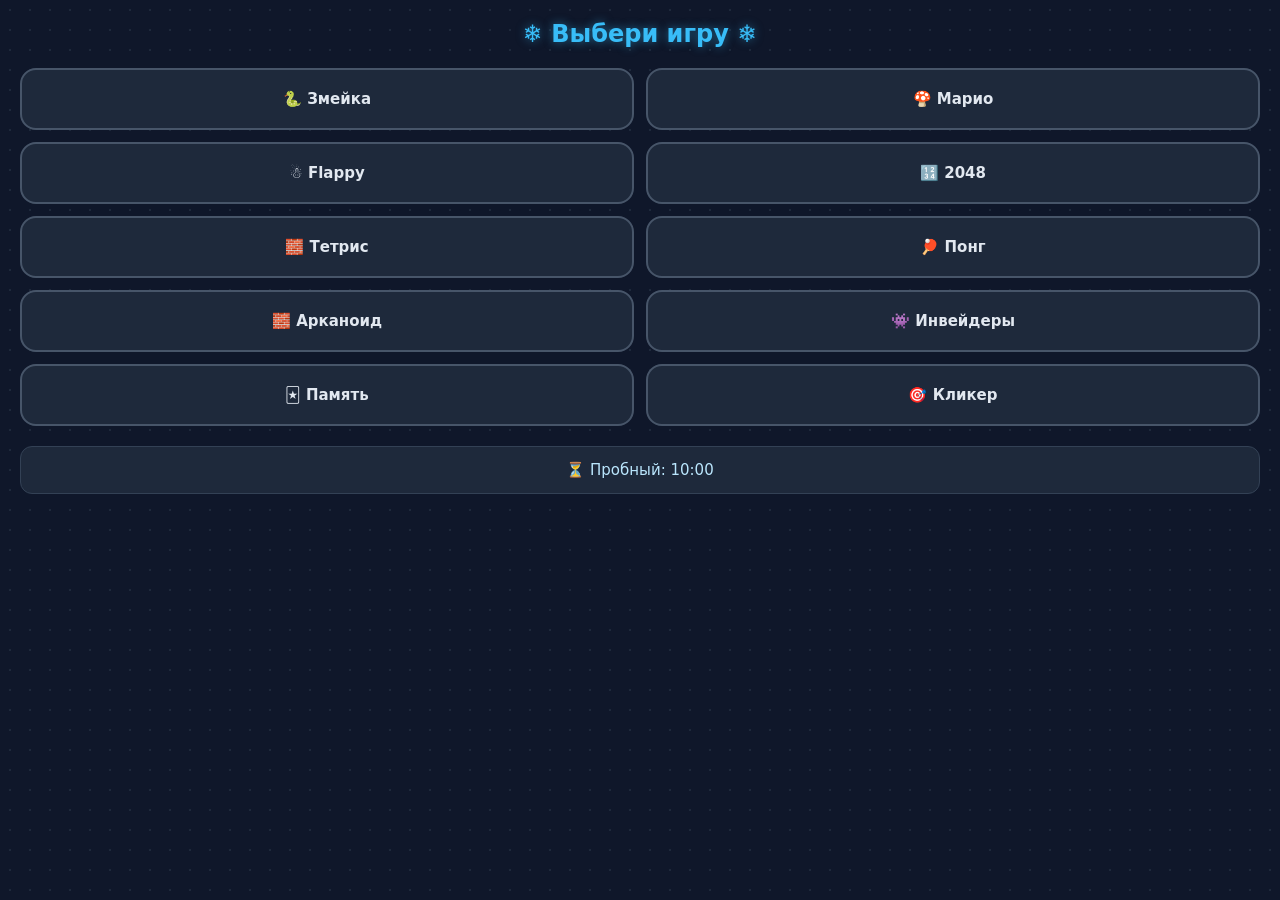
<file: docs/index.html>
<!DOCTYPE html>
<html lang="ru">
<head>
<meta charset="UTF-8">
<meta name="viewport" content="width=device-width, initial-scale=1.0, user-scalable=no">
<title>Игры</title>
<link rel="stylesheet" href="style.css">
<script src="https://telegram.org/js/telegram-web-app.js"></script>
</head>
<body>
<div id="menu" class="screen active">
  <h1>❄️ Выбери игру ❄️</h1>
  <div class="grid">
    <button class="game-btn">🐍 Змейка</button>
    <button class="game-btn">🍄 Марио</button>
    <button class="game-btn">☃️ Flappy</button>
    <button class="game-btn">🔢 2048</button>
    <button class="game-btn">🧱 Тетрис</button>
    <button class="game-btn">🏓 Понг</button>
    <button class="game-btn">🧱 Арканоид</button>
    <button class="game-btn">👾 Инвейдеры</button>
    <button class="game-btn">🃏 Память</button>
    <button class="game-btn">🎯 Кликер</button>
  </div>
  <div id="timer">⏳ Пробный: 10:00</div>
</div>
<div id="game" class="screen">
  <button id="back">← В меню</button>
  <div id="game-box"></div>
</div>
<div id="pay" class="screen">
  <h2>⏰ Время вышло</h2>
  <p>Безлимит за 20 ⭐</p>
  <button id="pay-btn">⭐ Купить за 20 звёзд</button>
</div>
<script src="app.js"></script>
</body>
</html>
</file>
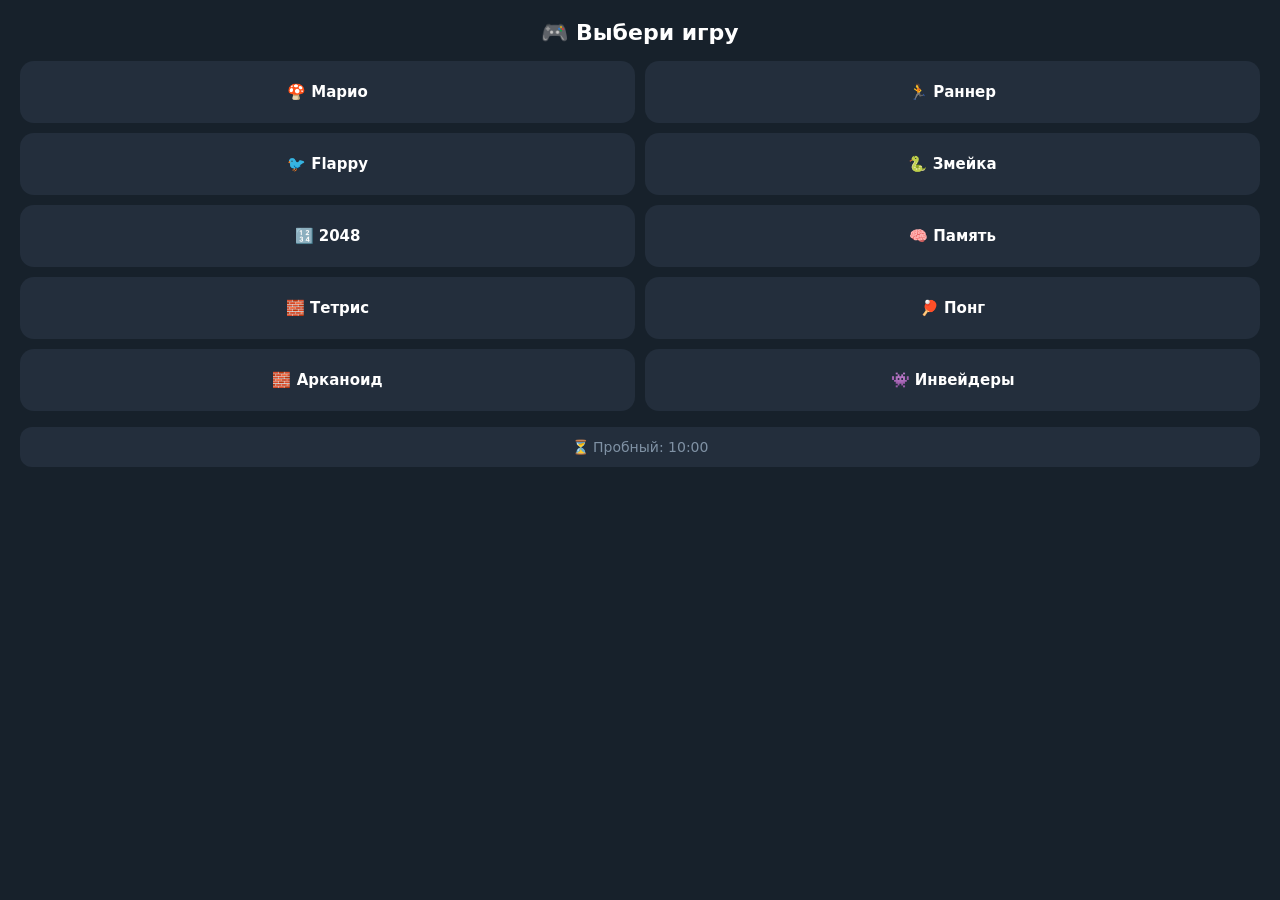
<file: webapp/index.html>
<!DOCTYPE html>
<html lang="ru">
<head>
<meta charset="UTF-8">
<meta name="viewport" content="width=device-width, initial-scale=1.0, user-scalable=no">
<title>Игры</title>
<link rel="stylesheet" href="style.css">
<script src="https://telegram.org/js/telegram-web-app.js"></script>
</head>
<body>
<div id="menu" class="screen active">
  <h1>🎮 Выбери игру</h1>
  <div class="grid">
    <button class="game-btn">🍄 Марио</button>
    <button class="game-btn">🏃 Раннер</button>
    <button class="game-btn">🐦 Flappy</button>
    <button class="game-btn">🐍 Змейка</button>
    <button class="game-btn">🔢 2048</button>
    <button class="game-btn">🧠 Память</button>
    <button class="game-btn">🧱 Тетрис</button>
    <button class="game-btn">🏓 Понг</button>
    <button class="game-btn">🧱 Арканоид</button>
    <button class="game-btn">👾 Инвейдеры</button>
  </div>
  <div id="timer">⏳ Пробный: 10:00</div>
</div>
<div id="game" class="screen">
  <button id="back">← В меню</button>
  <div id="game-box"><h2 id="game-title">Игра</h2><p>Здесь будет игра</p></div>
</div>
<div id="pay" class="screen">
  <h2>⏰ Время вышло</h2>
  <p>Безлимит за 20 ⭐</p>
  <button id="pay-btn">⭐ Купить за 20 звёзд</button>
</div>
<script src="app.js"></script>
</body>
</html>
</file>
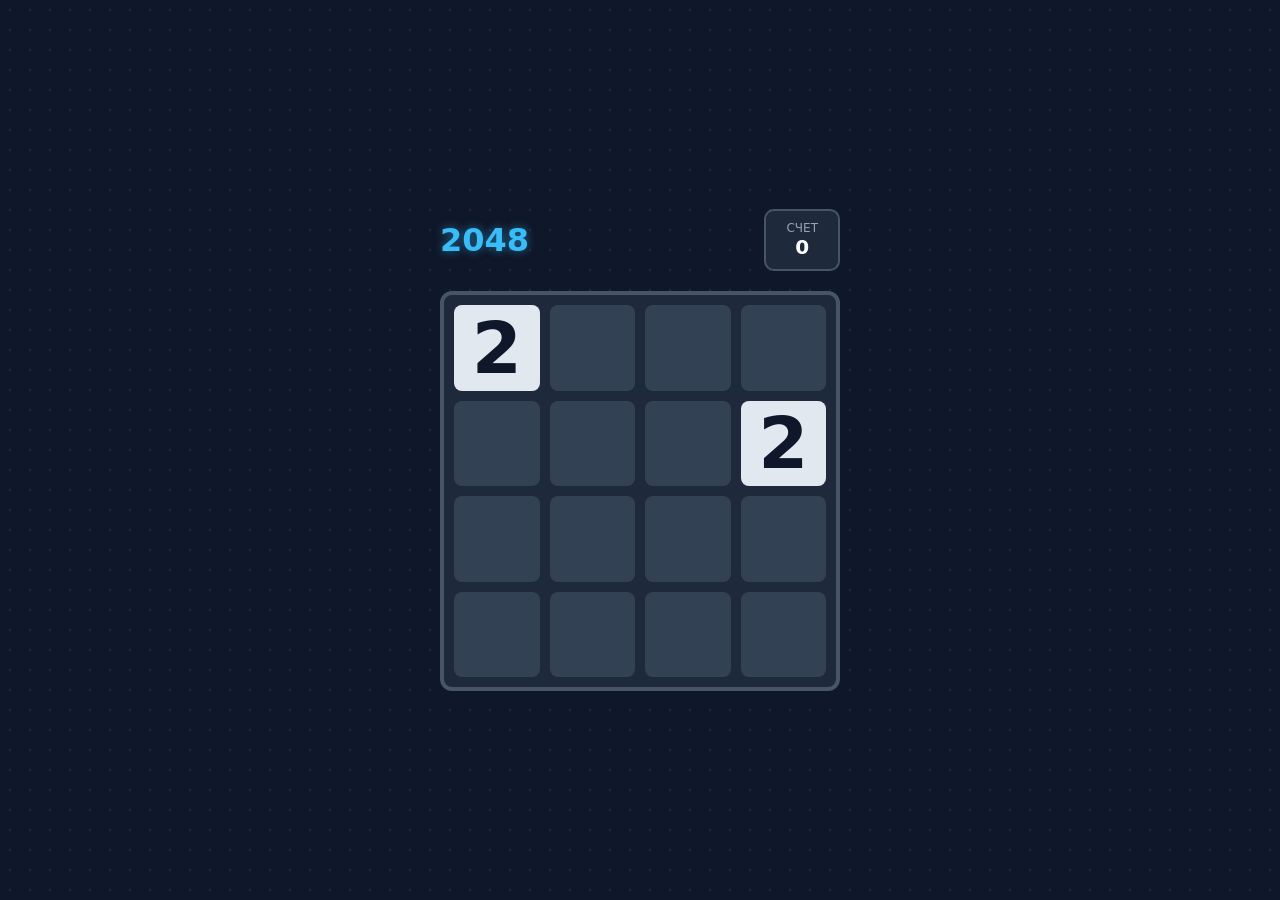
<file: docs/2048.html>
<!DOCTYPE html>
<html>
<head>
    <meta charset="UTF-8">
    <meta name="viewport" content="width=device-width, initial-scale=1.0, user-scalable=no">
    <title>2048</title>
    <style>
        * { box-sizing: border-box; margin: 0; padding: 0; }
        body { background: #0f172a; display: flex; flex-direction: column; align-items: center; justify-content: center; height: 100vh; font-family: system-ui, sans-serif; touch-action: none; color: white; overflow: hidden; background-image: radial-gradient(circle, #1e293b 1px, transparent 1px); background-size: 20px 20px; }
        .header { display: flex; justify-content: space-between; width: 90vmin; max-width: 400px; margin-bottom: 20px; align-items: center; }
        .title { font-size: 32px; font-weight: bold; color: #38bdf8; text-shadow: 0 0 10px rgba(56,189,248,0.5); }
        .score-box { background: #1e293b; padding: 10px 20px; border-radius: 10px; text-align: center; border: 2px solid #475569; }
        .score-box div:first-child { font-size: 12px; color: #94a3b8; text-transform: uppercase; }
        .score-box div:last-child { font-size: 20px; font-weight: bold; }
        
        #game-container { background: #1e293b; padding: 10px; border-radius: 12px; position: relative; border: 4px solid #475569; width: 90vmin; height: 90vmin; max-width: 400px; max-height: 400px; }
        .grid-bg { display: grid; grid-template-columns: repeat(4, 1fr); grid-template-rows: repeat(4, 1fr); gap: 10px; width: 100%; height: 100%; }
        .cell { background: #334155; border-radius: 8px; }
        
        #tiles { position: absolute; top: 10px; left: 10px; right: 10px; bottom: 10px; display: grid; grid-template-columns: repeat(4, 1fr); grid-template-rows: repeat(4, 1fr); gap: 10px; z-index: 10; }
        .tile {
            display: flex; align-items: center; justify-content: center;
            font-size: 8vmin; font-weight: bold; border-radius: 8px;
            color: #0f172a; transition: transform 0.1s;
            animation: pop 0.2s ease-in-out;
        }
        @keyframes pop { 0% { transform: scale(0.5); } 100% { transform: scale(1); } }
        
        .tile-2 { background: #e2e8f0; } .tile-4 { background: #bae6fd; } .tile-8 { background: #7dd3fc; }
        .tile-16 { background: #38bdf8; color: white; } .tile-32 { background: #0ea5e9; color: white; }
        .tile-64 { background: #0284c7; color: white; } .tile-128 { background: #6366f1; color: white; }
        .tile-256 { background: #4f46e5; color: white; } .tile-512 { background: #4338ca; color: white; }
        .tile-1024 { background: #fbbf24; color: white; } .tile-2048 { background: #f59e0b; color: white; box-shadow: 0 0 20px #fbbf24; }

        .game-over { position: absolute; inset: 0; background: rgba(15, 23, 42, 0.9); display: none; flex-direction: column; align-items: center; justify-content: center; border-radius: 12px; z-index: 20; }
        .game-over.active { display: flex; }
        .game-over h2 { color: #ef4444; margin-bottom: 10px; }
        .game-over button { background: #38bdf8; border: none; padding: 10px 20px; border-radius: 8px; font-size: 16px; font-weight: bold; cursor: pointer; color: #0f172a; }
    </style>
</head>
<body>
    <div class="header">
        <div class="title">2048</div>
        <div class="score-box"><div>Счет</div><div id="score">0</div></div>
    </div>
    <div id="game-container">
        <div class="grid-bg">
            <div class="cell"></div><div class="cell"></div><div class="cell"></div><div class="cell"></div>
            <div class="cell"></div><div class="cell"></div><div class="cell"></div><div class="cell"></div>
            <div class="cell"></div><div class="cell"></div><div class="cell"></div><div class="cell"></div>
            <div class="cell"></div><div class="cell"></div><div class="cell"></div><div class="cell"></div>
        </div>
        <div id="tiles"></div>
        <div class="game-over" id="game-over">
            <h2>Игра окончена!</h2>
            <button onclick="initGame()">Начать заново</button>
        </div>
    </div>
    <script>
        let board = []; let score = 0;
        let tilesContainer = document.getElementById('tiles');
        
        function initGame() {
            board = Array(4).fill(null).map(() => Array(4).fill(0));
            score = 0; document.getElementById('score').textContent = score;
            document.getElementById('game-over').classList.remove('active');
            addRandomTile(); addRandomTile(); render();
        }
        function addRandomTile() {
            let empty = [];
            for(let r=0; r<4; r++) { for(let c=0; c<4; c++) { if(board[r][c] === 0) empty.push({r, c}); } }
            if(empty.length > 0) {
                let spot = empty[Math.floor(Math.random() * empty.length)];
                board[spot.r][spot.c] = Math.random() < 0.9 ? 2 : 4;
            }
        }
        function render() {
            tilesContainer.innerHTML = '';
            for(let r=0; r<4; r++) {
                for(let c=0; c<4; c++) {
                    let val = board[r][c];
                    let tile = document.createElement('div');
                    tile.className = 'tile' + (val > 0 ? ` tile-${val}` : '');
                    tile.textContent = val > 0 ? val : '';
                    tilesContainer.appendChild(tile);
                }
            }
        }
        function slide(row) { let arr = row.filter(val => val); let missing = 4 - arr.length; return Array(missing).fill(0).concat(arr); }
        function combine(row) {
            for(let i=3; i>0; i--) { if(row[i] !== 0 && row[i] === row[i-1]) { row[i] *= 2; row[i-1] = 0; score += row[i]; } }
            return row;
        }
        function operateRow(row) { return slide(combine(slide(row))); }
        function move(dir) {
            let moved = false;
            if(dir === 'LEFT' || dir === 'RIGHT') {
                for(let r=0; r<4; r++) {
                    let row = board[r]; if(dir === 'RIGHT') row.reverse();
                    let newRow = operateRow(row); if(dir === 'RIGHT') newRow.reverse();
                    if(JSON.stringify(board[r]) !== JSON.stringify(newRow)) moved = true;
                    board[r] = newRow;
                }
            } else {
                for(let c=0; c<4; c++) {
                    let row = [board[0][c], board[1][c], board[2][c], board[3][c]];
                    if(dir === 'DOWN') row.reverse();
                    let newRow = operateRow(row); if(dir === 'DOWN') newRow.reverse();
                    if(JSON.stringify([board[0][c], board[1][c], board[2][c], board[3][c]]) !== JSON.stringify(newRow)) moved = true;
                    board[0][c] = newRow[0]; board[1][c] = newRow[1]; board[2][c] = newRow[2]; board[3][c] = newRow[3];
                }
            }
            if(moved) { addRandomTile(); render(); document.getElementById('score').textContent = score; checkGameOver(); }
        }
        function checkGameOver() {
            let empty = false;
            for(let r=0; r<4; r++) { for(let c=0; c<4; c++) { if(board[r][c] === 0) empty = true; } }
            if(!empty) {
                let canMove = false;
                for(let r=0; r<4; r++) {
                    for(let c=0; c<4; c++) {
                        if(r<3 && board[r][c] === board[r+1][c]) canMove = true;
                        if(c<3 && board[r][c] === board[r][c+1]) canMove = true;
                    }
                }
                if(!canMove) { document.getElementById('game-over').classList.add('active'); }
            }
        }
        document.addEventListener('keydown', (e) => {
            if(["ArrowUp", "ArrowDown", "ArrowLeft", "ArrowRight"].includes(e.key)) {
                e.preventDefault();
                if(e.key === 'ArrowLeft') move('LEFT'); if(e.key === 'ArrowRight') move('RIGHT');
                if(e.key === 'ArrowUp') move('UP'); if(e.key === 'ArrowDown') move('DOWN');
            }
        });
        let touchStartX = 0, touchStartY = 0;
        document.addEventListener('touchstart', (e) => { touchStartX = e.touches[0].clientX; touchStartY = e.touches[0].clientY; }, {passive: true});
        document.addEventListener('touchend', (e) => {
            if(!touchStartX || !touchStartY) return;
            let dx = e.changedTouches[0].clientX - touchStartX; let dy = e.changedTouches[0].clientY - touchStartY;
            if(Math.abs(dx) > Math.abs(dy)) { if(dx > 30) move('RIGHT'); else if(dx < -30) move('LEFT'); } 
            else { if(dy > 30) move('DOWN'); else if(dy < -30) move('UP'); }
            touchStartX = 0; touchStartY = 0;
        }, {passive: true});
        initGame();
    </script>
</body>
</html>
</file>
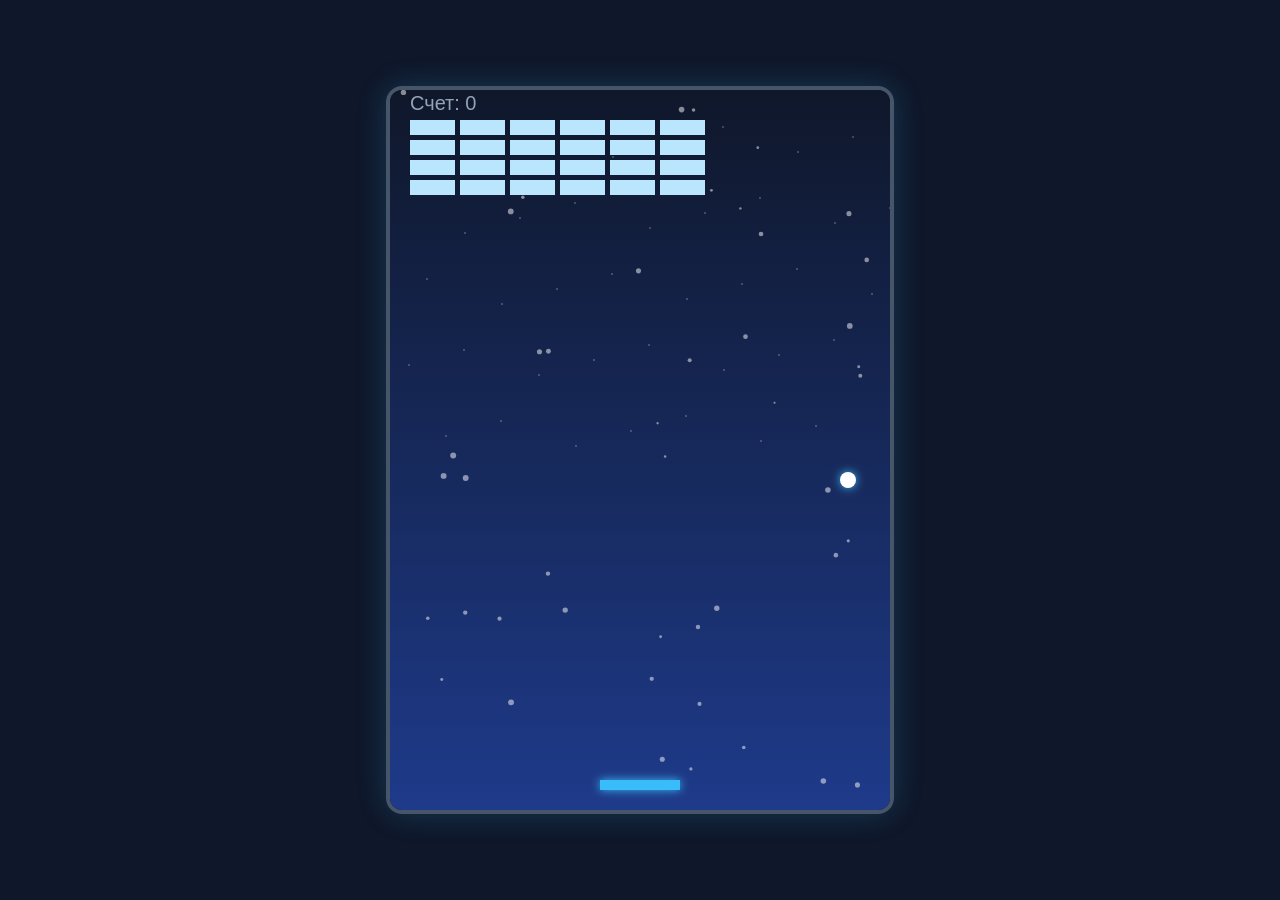
<file: docs/breakout.html>
<!DOCTYPE html>
<html>
<head>
    <meta charset="UTF-8">
    <meta name="viewport" content="width=device-width, initial-scale=1.0, user-scalable=no">
    <title>Арканоид</title>
    <style>
        * { margin: 0; padding: 0; box-sizing: border-box; }
        body { background: #0f172a; display: flex; justify-content: center; align-items: center; height: 100vh; overflow: hidden; touch-action: none; }
        canvas { border: 4px solid #475569; border-radius: 16px; box-shadow: 0 0 30px rgba(56,189,248,0.2); }
    </style>
</head>
<body>
    <canvas id="c"></canvas>
    <script>
        const c = document.getElementById('c'), x = c.getContext('2d');
        c.width = Math.min(innerWidth * 0.9, 500); c.height = innerHeight * 0.8;
        let ball, paddle, bricks, loop, score, gameOver;
        const bR = 8, pW = 80, pH = 10, cW = 45, cH = 15, pC = 6, rC = 4;
        let snow = [];

        function init() {
            paddle = {x: c.width/2-pW/2, y: c.height-30, w: pW, h: pH};
            ball = {x: c.width/2, y: c.height-50, r: bR, vx: 4, vy: -4};
            bricks = []; score = 0; gameOver = false;
            for(let r=0; r<rC; r++) { for(let j=0; j<pC; j++) { bricks.push({x: j*(cW+5)+20, y: r*(cH+5)+30, w: cW, h: cH, alive: true}) } }
            
            // Генерация снега
            snow = [];
            for(let i=0; i<50; i++) {
                snow.push({ x: Math.random() * c.width, y: Math.random() * c.height, r: Math.random() * 2 + 1, speed: Math.random() * 1 + 0.5 });
            }

            if(loop) clearInterval(loop); loop = setInterval(update, 1000/60);
        }

        function update() {
            if(gameOver) return;
            ball.x += ball.vx; ball.y += ball.vy;
            if(ball.x-bR<0 || ball.x+bR>c.width) ball.vx *= -1;
            if(ball.y-bR<0) ball.vy *= -1;
            if(ball.y+bR>paddle.y && ball.x>paddle.x && ball.x<paddle.x+pW) { ball.vy = -Math.abs(ball.vy); let hit = (ball.x-(paddle.x+pW/2))/(pW/2); ball.vx = hit*5; }
            if(ball.y > c.height) { gameOver = true; setTimeout(init, 1500); }
            for(let b of bricks) { if(b.alive && ball.x>b.x && ball.x<b.x+b.w && ball.y>b.y && ball.y<b.y+b.h) { b.alive = false; ball.vy *= -1; score += 10; break; } }
            if(bricks.every(b => !b.alive)) { setTimeout(init, 1000); }
            
            // Движение снега
            snow.forEach(s => {
                s.y += s.speed;
                if(s.y > c.height) { s.y = 0; s.x = Math.random() * c.width; }
            });
            
            draw();
        }

        function draw() {
            // 1. Небо (Градиент)
            let skyGrad = x.createLinearGradient(0, 0, 0, c.height);
            skyGrad.addColorStop(0, "#0f172a"); skyGrad.addColorStop(1, "#1e3a8a");
            x.fillStyle = skyGrad; x.fillRect(0, 0, c.width, c.height);

            // 2. Звезды (статические)
            x.fillStyle = "rgba(255, 255, 255, 0.2)";
            for(let i=0; i<40; i++) {
                let sx = (i * 37) % c.width; let sy = (i * 71) % (c.height / 2);
                x.fillRect(sx, sy, 2, 2);
            }

            // 3. Снег
            x.fillStyle = "rgba(255, 255, 255, 0.5)";
            snow.forEach(s => { x.beginPath(); x.arc(s.x, s.y, s.r, 0, Math.PI*2); x.fill(); });

            // 4. Ракетка
            x.fillStyle = "#38bdf8"; x.shadowBlur = 10; x.shadowColor = "#38bdf8";
            x.fillRect(paddle.x, paddle.y, paddle.w, paddle.h);
            
            // 5. Мяч
            x.fillStyle = "white"; x.beginPath(); x.arc(ball.x, ball.y, bR, 0, Math.PI*2); x.fill(); x.shadowBlur = 0;
            
            // 6. Блоки (Ледяные)
            for(let b of bricks) { if(b.alive) { x.fillStyle = b.y<100?"#bae6fd":b.y<200?"#7dd3fc":"#38bdf8"; x.fillRect(b.x, b.y, b.w, b.h); } }
            
            x.fillStyle = "#94a3b8"; x.font = "20px Arial"; x.fillText("Счет: "+score, 20, 20);
            if(gameOver) { x.fillStyle = "rgba(15, 23, 42, 0.8)"; x.fillRect(0, 0, c.width, c.height); x.fillStyle = "#ef4444"; x.font = "24px Arial"; x.fillText("Игра окончена!", c.width/2-80, c.height/2) }
        }

        document.addEventListener('mousemove', e => { let r = c.getBoundingClientRect(); paddle.x = e.clientX-r.left-pW/2; if(paddle.x<0) paddle.x=0; if(paddle.x+pW>c.width) paddle.x=c.width-pW });
        c.addEventListener('touchmove', e => { e.preventDefault(); let r = c.getBoundingClientRect(); paddle.x = e.touches[0].clientX-r.left-pW/2; if(paddle.x<0) paddle.x=0; if(paddle.x+pW>c.width) paddle.x=c.width-pW }, {passive: false});
        init();
    </script>
</body>
</html>
</file>
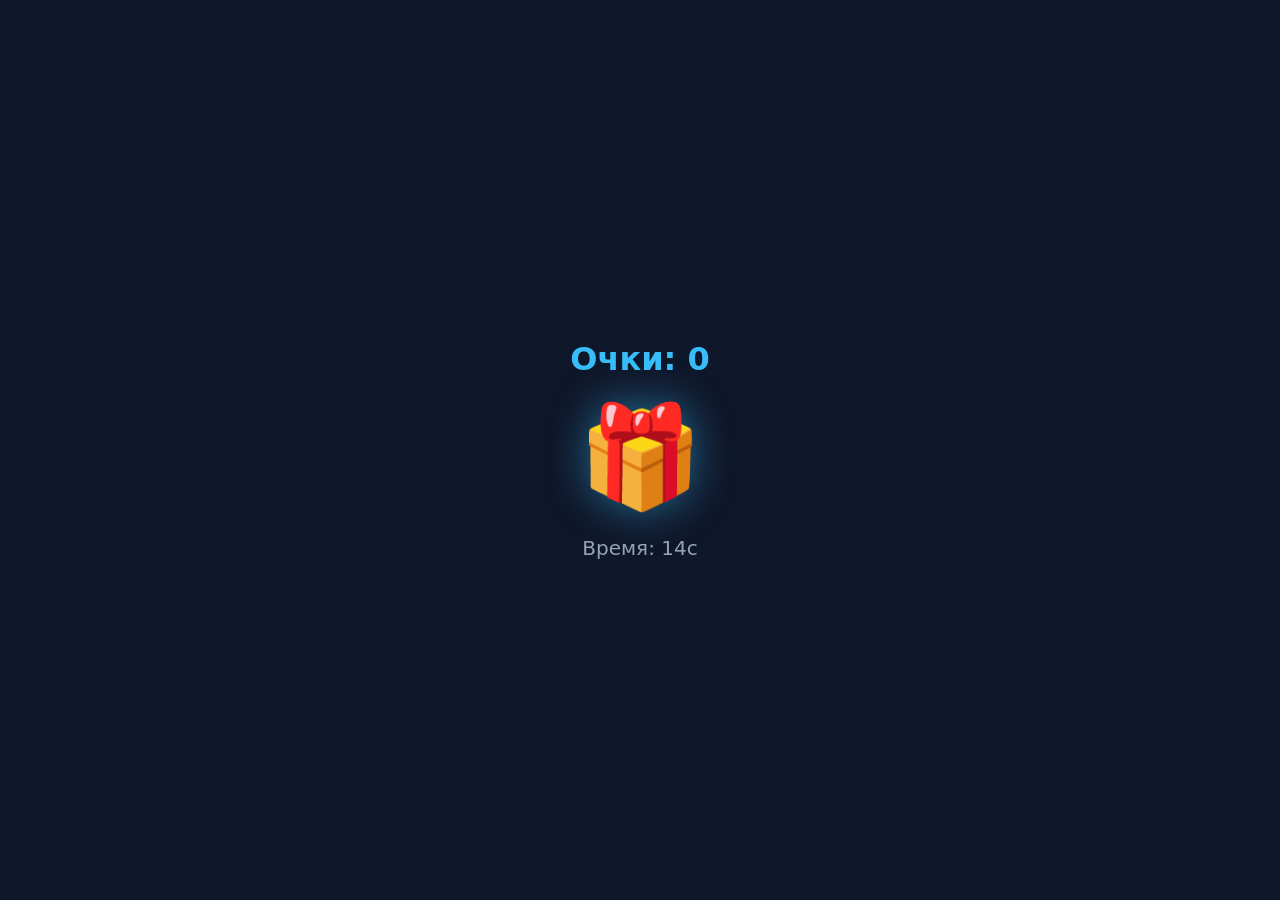
<file: docs/clicker.html>
<!DOCTYPE html>
<html><head><meta charset="UTF-8"><meta name="viewport" content="width=device-width, initial-scale=1.0, user-scalable=no"><title>Кликер</title>
<style>*{margin:0;padding:0;box-sizing:border-box}body{background:#0f172a;display:flex;flex-direction:column;justify-content:center;align-items:center;height:100vh;font-family:system-ui,sans-serif;overflow:hidden;user-select:none;touch-action:none;color:white}
.gift{font-size:100px;cursor:pointer;transition:transform 0.1s;filter:drop-shadow(0 0 20px rgba(56,189,248,0.5))}.gift:active{transform:scale(0.9)}
.score{font-size:32px;font-weight:bold;margin-bottom:20px;color:#38bdf8}.time{font-size:20px;color:#94a3b8;margin-top:20px}</style></head>
<body>
<div class="score" id="s">Очки: 0</div>
<div class="gift" id="g">🎁</div>
<div class="time" id="t">Время: 15с</div>
<script>
let score=0,time=15,loop;
function init(){score=0;time=15;document.getElementById('s').textContent='Очки: 0';document.getElementById('t').textContent='Время: 15с';
if(loop)clearInterval(loop);loop=setInterval(()=>{time--;document.getElementById('t').textContent='Время: '+time+'с';if(time<=0){clearInterval(loop);setTimeout(()=>{alert('Твой рекорд: '+score);init()},100)}},1000)}
document.getElementById('g').onclick=()=>{if(time>0){score++;document.getElementById('s').textContent='Очки: '+score}};
init();
</script></body></html>
</file>
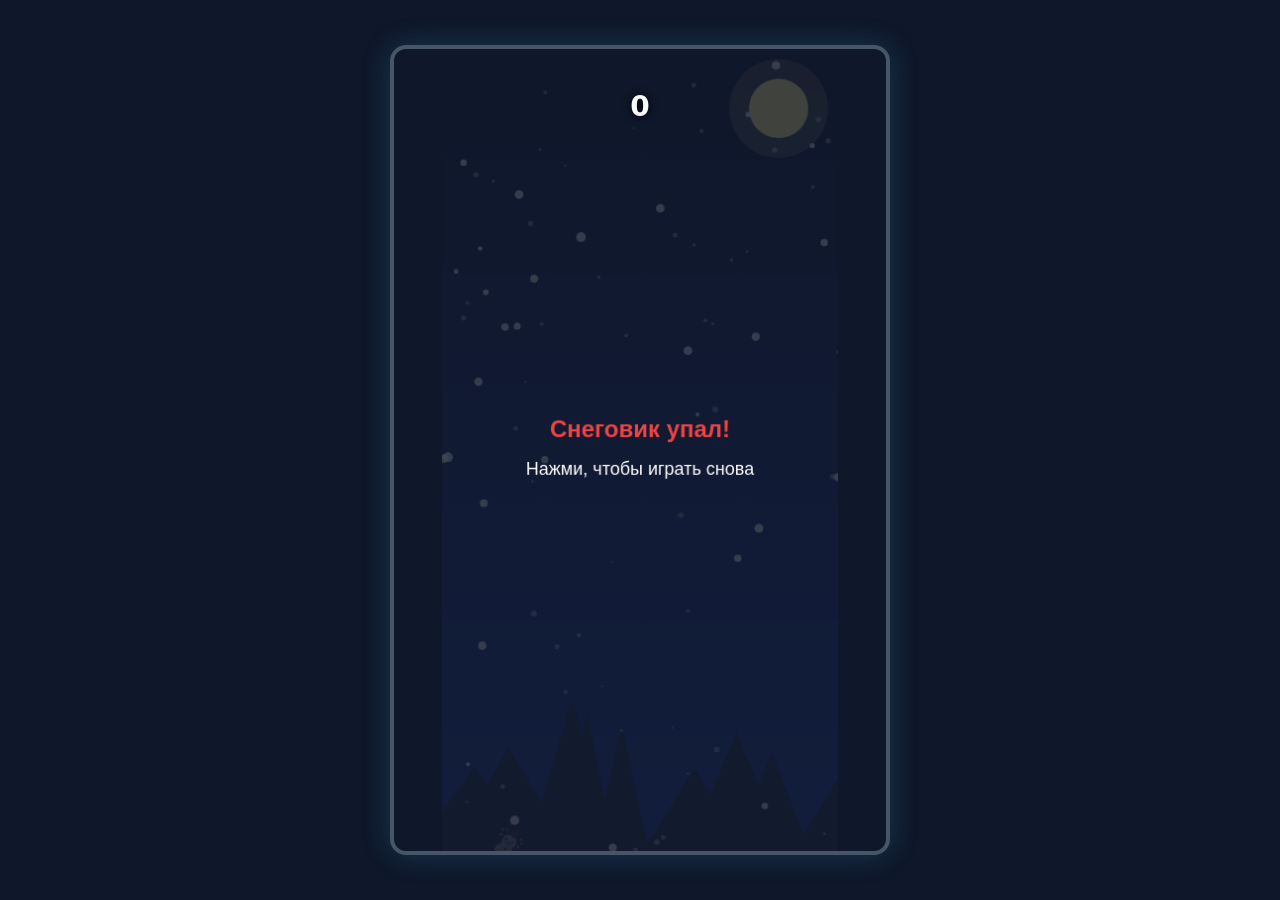
<file: docs/flappy.html>
<!DOCTYPE html>
<html>
<head>
    <meta charset="UTF-8">
    <meta name="viewport" content="width=device-width, initial-scale=1.0, user-scalable=no">
    <title>Flappy Snowman</title>
    <style>
        * { box-sizing: border-box; margin: 0; padding: 0; }
        body { 
            background: #0f172a; 
            display: flex; 
            flex-direction: column; 
            align-items: center; 
            justify-content: center; 
            height: 100vh; 
            overflow: hidden; 
            font-family: system-ui, sans-serif; 
            touch-action: none; 
        }
        canvas { 
            border-radius: 16px; 
            box-shadow: 0 0 30px rgba(56, 189, 248, 0.2); 
            border: 4px solid #475569; 
            width: 90vw; 
            height: 90vh; 
            max-width: 500px; 
            object-fit: contain;
            background: #0f172a;
        }
        .score { 
            color: #f8fafc; 
            font-size: 28px; 
            font-weight: bold; 
            position: absolute; 
            top: 10vh; 
            text-shadow: 0 0 10px #000;
            z-index: 10;
        }
    </style>
</head>
<body>
    <div class="score" id="scoreDisplay">0</div>
    <canvas id="game"></canvas>
    <script>
        const canvas = document.getElementById('game');
        const ctx = canvas.getContext('2d');
        
        function resize() {
            canvas.width = Math.min(window.innerWidth * 0.9, 400);
            canvas.height = window.innerHeight * 0.9;
        }
        window.addEventListener('resize', () => { resize(); init(); });
        resize();
        
        let bird, pipes, score, gameLoop, frames, isGameOver;
        const gravity = 0.25, jump = -4.5, pipeWidth = 50, pipeGap = 140, pipeSpeed = 2.5;
        
        // Для фона
        let bgSnow = [], fgSnow = [], mountains = [];

        function init() {
            bird = { x: 50, y: canvas.height/2, width: 30, height: 30, velocity: 0 };
            pipes = []; score = 0; frames = 0; isGameOver = false;
            document.getElementById('scoreDisplay').textContent = score;
            
            // Генерируем снежинки
            bgSnow = []; fgSnow = [];
            for(let i=0; i<50; i++) bgSnow.push({x: Math.random()*canvas.width, y: Math.random()*canvas.height, r: Math.random()*2+1, speed: 0.5});
            for(let i=0; i<30; i++) fgSnow.push({x: Math.random()*canvas.width, y: Math.random()*canvas.height, r: Math.random()*3+2, speed: 1.5});
            
            // Генерируем горы (зигзаг)
            mountains = [];
            let mX = 0;
            while(mX < canvas.width * 2) {
                mountains.push({x: mX, w: Math.random()*80+50, h: Math.random()*100+80});
                mX += Math.random()*50+30;
            }

            if(gameLoop) clearInterval(gameLoop);
            gameLoop = setInterval(update, 1000/60);
        }

        function update() {
            if (isGameOver) return;
            frames++; 
            bird.velocity += gravity; 
            bird.y += bird.velocity;
            
            if (bird.y + bird.height > canvas.height || bird.y < 0) gameOver();
            
            if (frames % 90 === 0) {
                let minHeight = 50, maxHeight = canvas.height - pipeGap - 50;
                let topHeight = Math.floor(Math.random() * (maxHeight - minHeight + 1)) + minHeight;
                pipes.push({ x: canvas.width, top: topHeight, bottom: canvas.height - topHeight - pipeGap, passed: false });
            }
            
            for (let i = pipes.length - 1; i >= 0; i--) {
                pipes[i].x -= pipeSpeed;
                if (bird.x < pipes[i].x + pipeWidth && bird.x + bird.width > pipes[i].x &&
                    (bird.y < pipes[i].top || bird.y + bird.height > canvas.height - pipes[i].bottom)) gameOver();
                
                if (pipes[i].x + pipeWidth < bird.x && !pipes[i].passed) {
                    pipes[i].passed = true; score++; document.getElementById('scoreDisplay').textContent = score;
                }
                if (pipes[i].x + pipeWidth < 0) pipes.splice(i, 1);
            }
            draw();
        }

        function draw() {
            // 1. Небо (Градиент)
            let skyGrad = ctx.createLinearGradient(0, 0, 0, canvas.height);
            skyGrad.addColorStop(0, "#0f172a");
            skyGrad.addColorStop(1, "#1e3a8a");
            ctx.fillStyle = skyGrad; 
            ctx.fillRect(0, 0, canvas.width, canvas.height);

            // 2. Луна
            ctx.fillStyle = "#fef08a";
            ctx.beginPath();
            ctx.arc(canvas.width - 60, 60, 30, 0, Math.PI*2);
            ctx.fill();
            ctx.fillStyle = "rgba(254, 240, 138, 0.2)";
            ctx.beginPath();
            ctx.arc(canvas.width - 60, 60, 50, 0, Math.PI*2);
            ctx.fill();

            // 3. Дальние горы (параллакс)
            ctx.fillStyle = "#1e293b";
            mountains.forEach(m => {
                let x = (m.x - frames * 0.5) % (canvas.width * 2);
                if (x < -100) x += canvas.width * 2;
                ctx.beginPath();
                ctx.moveTo(x, canvas.height);
                ctx.lineTo(x + m.w/2, canvas.height - m.h);
                ctx.lineTo(x + m.w, canvas.height);
                ctx.fill();
            });

            // 4. Задний снег (медленный)
            ctx.fillStyle = "rgba(255, 255, 255, 0.4)";
            bgSnow.forEach(s => {
                ctx.beginPath(); ctx.arc(s.x, s.y, s.r, 0, Math.PI*2); ctx.fill();
                if(!isGameOver) {
                    s.y += s.speed;
                    s.x -= 0.2; // Легкий ветер
                    if(s.y > canvas.height) { s.y = 0; s.x = Math.random()*canvas.width; }
                    if(s.x < 0) s.x = canvas.width;
                }
            });

            // 5. Трубы (Ледяные колонны)
            pipes.forEach(p => {
                let pipeGrad = ctx.createLinearGradient(p.x, 0, p.x + pipeWidth, 0);
                pipeGrad.addColorStop(0, "#38bdf8");
                pipeGrad.addColorStop(0.5, "#bae6fd");
                pipeGrad.addColorStop(1, "#0ea5e9");
                ctx.fillStyle = pipeGrad;
                
                // Верхняя труба
                ctx.fillRect(p.x, 0, pipeWidth, p.top);
                ctx.fillRect(p.x - 5, p.top - 20, pipeWidth + 10, 20); // Шляпка
                // Нижняя труба
                ctx.fillRect(p.x, canvas.height - p.bottom, pipeWidth, p.bottom);
                ctx.fillRect(p.x - 5, canvas.height - p.bottom, pipeWidth + 10, 20); // Шляпка
            });

            // 6. Снеговик (Птица)
            ctx.font = "30px Arial"; 
            ctx.textAlign = "center"; 
            ctx.textBaseline = "middle";
            // Наклон при полете
            let angle = Math.min(Math.max(bird.velocity * 0.1, -0.5), 0.5);
            ctx.save();
            ctx.translate(bird.x + bird.width/2, bird.y + bird.height/2);
            ctx.rotate(angle);
            ctx.fillText("☃️", 0, 0);
            ctx.restore();

            // 7. Передний снег (быстрый)
            ctx.fillStyle = "rgba(255, 255, 255, 0.8)";
            fgSnow.forEach(s => {
                ctx.beginPath(); ctx.arc(s.x, s.y, s.r, 0, Math.PI*2); ctx.fill();
                if(!isGameOver) {
                    s.y += s.speed;
                    s.x -= 1; // Ветер сильнее
                    if(s.y > canvas.height) { s.y = 0; s.x = Math.random()*canvas.width; }
                    if(s.x < 0) s.x = canvas.width;
                }
            });

            // 8. Экран Game Over
            if (isGameOver) {
                ctx.fillStyle = "rgba(15, 23, 42, 0.8)"; ctx.fillRect(0, 0, canvas.width, canvas.height);
                ctx.fillStyle = "#ef4444"; ctx.font = "bold 24px Arial"; 
                ctx.fillText("Снеговик упал!", canvas.width/2, canvas.height/2 - 20);
                ctx.fillStyle = "white"; ctx.font = "18px Arial"; 
                ctx.fillText("Нажми, чтобы играть снова", canvas.width/2, canvas.height/2 + 20);
            }
        }

        function gameOver() { isGameOver = true; clearInterval(gameLoop); }
        function doJump() { if (isGameOver) init(); else bird.velocity = jump; }
        
        document.addEventListener("keydown", (e) => { if(e.code === "Space" || e.key === "ArrowUp") { e.preventDefault(); doJump(); } });
        canvas.addEventListener("mousedown", doJump);
        canvas.addEventListener("touchstart", (e) => { e.preventDefault(); doJump(); }, {passive: false});
        
        init();
    </script>
</body>
</html>
</file>
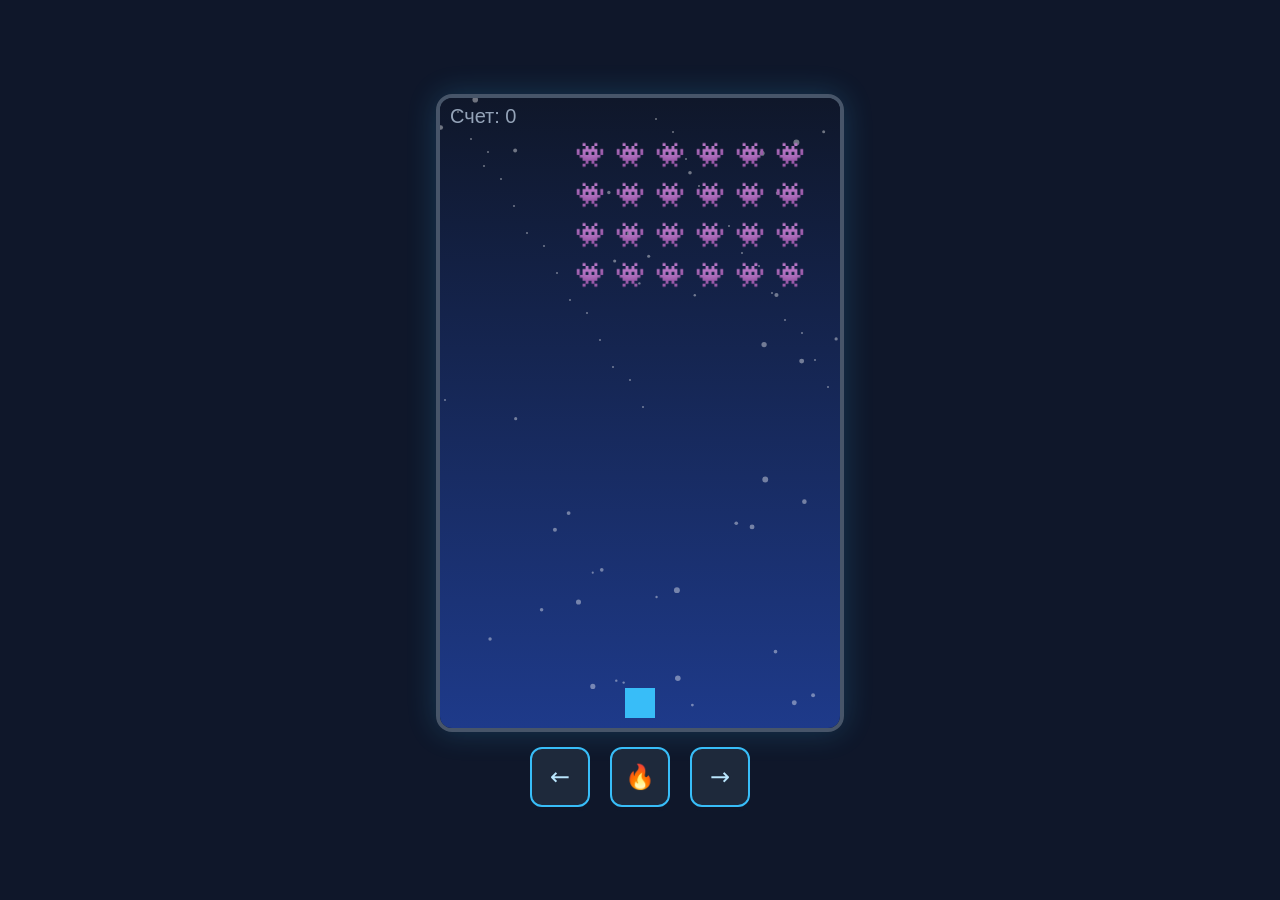
<file: docs/invaders.html>
<!DOCTYPE html>
<html>
<head>
    <meta charset="UTF-8">
    <meta name="viewport" content="width=device-width, initial-scale=1.0, user-scalable=no">
    <title>Инвейдеры</title>
    <style>
        * { margin: 0; padding: 0; box-sizing: border-box; }
        body { background: #0f172a; display: flex; flex-direction: column; justify-content: center; align-items: center; height: 100vh; overflow: hidden; touch-action: none; font-family: system-ui, sans-serif; }
        canvas { border: 4px solid #475569; border-radius: 16px; box-shadow: 0 0 30px rgba(56,189,248,0.2); }
        .ctrl { display: flex; gap: 20px; margin-top: 15px; z-index: 10; }
        .b { background: #1e293b; color: #bae6fd; border: 2px solid #38bdf8; border-radius: 12px; width: 60px; height: 60px; font-size: 24px; display: flex; align-items: center; justify-content: center; user-select: none; box-shadow: 0 4px 0 #0f172a; }
        .b:active { transform: translateY(4px); box-shadow: none; }
    </style>
</head>
<body>
    <canvas id="c"></canvas>
    <div class="ctrl"><div class="b" id="l">←</div><div class="b" id="f">🔥</div><div class="b" id="r">→</div></div>
    <script>
        const c = document.getElementById('c'), x = c.getContext('2d');
        c.width = Math.min(innerWidth * 0.9, 400); c.height = innerHeight * 0.7;
        
        let player, bullets, aliens, aliensDir, loop, score, gameOver;
        let keys = { left: false, right: false }; // Для плавного движения
        let snow = []; // Для снега

        function init() {
            player = { x: c.width/2-15, y: c.height-40, w: 30, h: 30, speed: 5 };
            bullets = []; aliens = []; aliensDir = 1; score = 0; gameOver = false;
            for(let r=0; r<4; r++) { for(let j=0; j<6; j++) { aliens.push({x: j*40+30, y: r*40+40, w: 30, h: 30, alive: true}) } }
            
            // Генерация снега
            snow = [];
            for(let i=0; i<40; i++) {
                snow.push({ x: Math.random() * c.width, y: Math.random() * c.height, r: Math.random() * 2 + 1, speed: Math.random() * 1 + 0.5 });
            }

            if(loop) clearInterval(loop); loop = setInterval(update, 1000/60);
        }

        function update() {
            if(gameOver) return;
            
            // Плавное движение игрока
            if (keys.left && player.x > 0) player.x -= player.speed;
            if (keys.right && player.x + player.w < c.width) player.x += player.speed;

            bullets.forEach(b => b.y -= 7); bullets = bullets.filter(b => b.y > 0);
            let edge = false;
            aliens.forEach(a => {
                if(!a.alive) return;
                a.x += aliensDir * 1.5;
                if(a.x < 10 || a.x + a.w > c.width - 10) edge = true;
                for(let b of bullets) {
                    if(b.x > a.x && b.x < a.x + a.w && b.y > a.y && b.y < a.y + a.h) { a.alive = false; b.y = -100; score += 10; }
                }
                if(a.y + a.h > player.y) { gameOver = true; setTimeout(init, 1500) }
            });
            if(edge) { aliensDir *= -1; aliens.forEach(a => a.y += 15) }
            if(aliens.filter(a => a.alive).length === 0) { setTimeout(init, 1000) }
            
            // Движение снега
            snow.forEach(s => {
                s.y += s.speed;
                if(s.y > c.height) { s.y = 0; s.x = Math.random() * c.width; }
            });

            draw();
        }

        function draw() {
            // 1. Небо (Градиент)
            let skyGrad = x.createLinearGradient(0, 0, 0, c.height);
            skyGrad.addColorStop(0, "#0f172a"); skyGrad.addColorStop(1, "#1e3a8a");
            x.fillStyle = skyGrad; x.fillRect(0, 0, c.width, c.height);

            // 2. Звезды
            x.fillStyle = "rgba(255, 255, 255, 0.3)";
            for(let i=0; i<30; i++) {
                // Используем фиксированные координаты для звезд (просто случайные точки)
                let sx = (i * 43) % c.width; let sy = (i * 67) % (c.height / 2);
                x.fillRect(sx, sy, 2, 2);
            }

            // 3. Снег (задний план)
            x.fillStyle = "rgba(255, 255, 255, 0.4)";
            snow.forEach(s => { x.beginPath(); x.arc(s.x, s.y, s.r, 0, Math.PI*2); x.fill(); });

            // 4. Игрок и пули
            x.fillStyle = "#38bdf8"; x.fillRect(player.x, player.y, player.w, player.h);
            x.fillStyle = "white"; x.shadowBlur = 10; x.shadowColor = "#38bdf8";
            bullets.forEach(b => { x.beginPath(); x.arc(b.x, b.y, 3, 0, Math.PI*2); x.fill() });
            x.shadowBlur = 0;
            
            // 5. Враги
            aliens.forEach(a => { if(a.alive) { x.font = "24px Arial"; x.fillText("👾", a.x, a.y+25) } });
            x.fillStyle = "#94a3b8"; x.font = "20px Arial"; x.fillText("Счет: " + score, 10, 25);
            
            if(gameOver) { x.fillStyle = "rgba(15, 23, 42, 0.8)"; x.fillRect(0, 0, c.width, c.height); x.fillStyle = "#ef4444"; x.font = "24px Arial"; x.fillText("Игра окончена!", c.width/2-80, c.height/2) }
        }

        // Обработка клавиатуры (плавное движение)
        document.addEventListener('keydown', e => {
            if(e.key === 'ArrowLeft') keys.left = true;
            if(e.key === 'ArrowRight') keys.right = true;
            if(e.key === ' ') { e.preventDefault(); if(!gameOver) bullets.push({x: player.x+15, y: player.y}) }
        });
        document.addEventListener('keyup', e => {
            if(e.key === 'ArrowLeft') keys.left = false;
            if(e.key === 'ArrowRight') keys.right = false;
        });

        // Кнопки для телефона
        const l = document.getElementById('l'), r = document.getElementById('r'), f = document.getElementById('f');
        l.addEventListener('touchstart', (e) => { e.preventDefault(); keys.left = true; }, {passive: false});
        l.addEventListener('touchend', (e) => { e.preventDefault(); keys.left = false; }, {passive: false});
        r.addEventListener('touchstart', (e) => { e.preventDefault(); keys.right = true; }, {passive: false});
        r.addEventListener('touchend', (e) => { e.preventDefault(); keys.right = false; }, {passive: false});
        
        // Для мыши на кнопках
        l.addEventListener('mousedown', () => keys.left = true); l.addEventListener('mouseup', () => keys.left = false); l.addEventListener('mouseleave', () => keys.left = false);
        r.addEventListener('mousedown', () => keys.right = true); r.addEventListener('mouseup', () => keys.right = false); r.addEventListener('mouseleave', () => keys.right = false);
        
        f.addEventListener('click', () => { if(!gameOver) bullets.push({x: player.x+15, y: player.y}) });

        // Сенсор для перемещения (свайп)
        c.addEventListener('touchmove', e => { 
            e.preventDefault(); let rect = c.getBoundingClientRect(); 
            player.x = e.touches[0].clientX - rect.left - player.w/2; 
            if(player.x<0) player.x=0; 
            if(player.x+player.w>c.width) player.x=c.width-player.w; 
        }, {passive: false});

        init();
    </script>
</body>
</html>
</file>
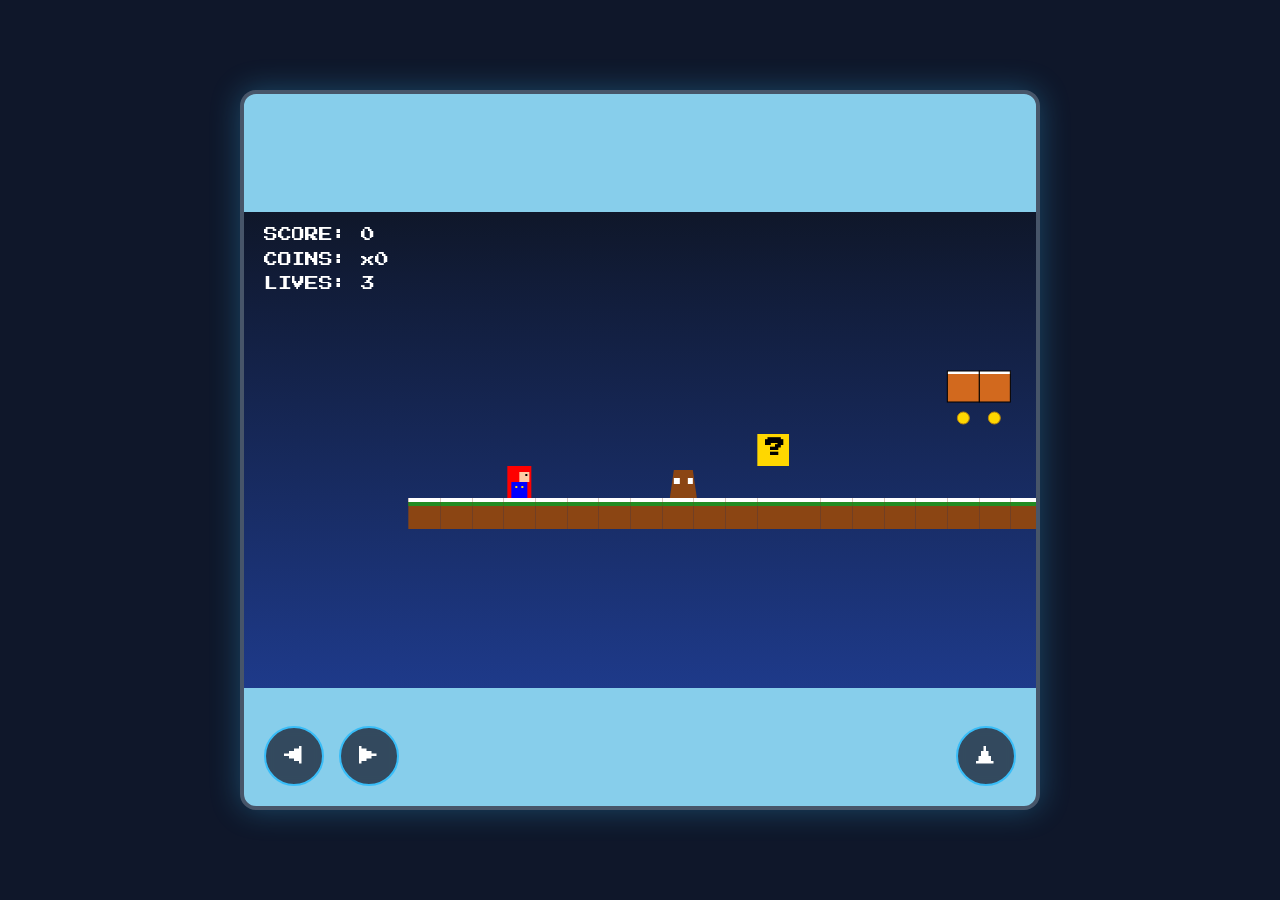
<file: docs/mario.html>
<!DOCTYPE html>
<html lang="ru">
<head>
    <meta charset="UTF-8">
    <meta name="viewport" content="width=device-width, initial-scale=1.0, user-scalable=no">
    <title>Super Mario Winter</title>
    <style>
        @import url('https://fonts.googleapis.com/css2?family=Press+Start+2P&display=swap');
        * { margin: 0; padding: 0; box-sizing: border-box; }
        body { background: #0f172a; display: flex; justify-content: center; align-items: center; height: 100vh; overflow: hidden; touch-action: none; font-family: 'Press Start 2P', cursive; }
        #game-container { position: relative; width: 100%; max-width: 800px; height: 80vh; border: 4px solid #475569; border-radius: 16px; overflow: hidden; background: #87CEEB; box-shadow: 0 0 30px rgba(56, 189, 248, 0.3); }
        canvas { display: block; width: 100%; height: 100%; object-fit: contain; image-rendering: pixelated; }
        .controls { position: absolute; bottom: 20px; left: 0; width: 100%; display: flex; justify-content: space-between; padding: 0 20px; pointer-events: none; }
        .btn-group { display: flex; gap: 15px; pointer-events: auto; }
        .btn { background: rgba(30, 41, 59, 0.8); color: white; border: 2px solid #38bdf8; border-radius: 50%; width: 60px; height: 60px; font-size: 20px; display: flex; justify-content: center; align-items: center; user-select: none; backdrop-filter: blur(4px); }
        .btn:active { background: #38bdf8; transform: scale(0.95); }
    </style>
</head>
<body>
    <div id="game-container">
        <canvas id="game"></canvas>
        <div class="controls">
            <div class="btn-group"><div class="btn" id="btn-left">◀</div><div class="btn" id="btn-right">▶</div></div>
            <div class="btn-group"><div class="btn" id="btn-jump">▲</div></div>
        </div>
    </div>
    <script>
        // --- НАСТРОЙКИ ---
        const canvas = document.getElementById('game'), ctx = canvas.getContext('2d');
        canvas.width = 800; canvas.height = 480;
        const TILE = 32, GRAVITY = 0.5, JUMP = -11.5, SPEED = 3.5, MAX_FALL = 10;
        let keys = { left: false, right: false, jump: false }, player, platforms, enemies, coins, particles, camX, score, coinCount, lives, gameOver, frame;

        // --- КАРТА (Длинный уровень с ямами и трубами) ---
        const map = [
            "                                                                                                                                                                    ",
            "                                                                                                                                                                    ",
            "                                                                                                                                                                    ",
            "                         3                              3                  3                                                                                        ",
            "                                                                                                                                                                    ",
            "                 22             22      22                      22     22      22                                                                                    ",
            "                 CC             CC      CC                      CC     CC      CC                                                                                    ",
            "           3                22              22     3        22                   22       3                                                                          ",
            "           E                22              22     E        22                   22       E                                                                          ",
            "111111111111111111111111111111111111111111111111111111111111111111111111111111111111111111111111111111111111111111111111111111111111111111111111111111111111111111111111"
        ];

        // --- АУДИО ---
        let audioCtx;
        function playSound(type) {
            try {
                if (!audioCtx) audioCtx = new (window.AudioContext || window.webkitAudioContext)();
                const osc = audioCtx.createOscillator(), gain = audioCtx.createGain();
                osc.connect(gain); gain.connect(audioCtx.destination);
                if (type === 'jump') { osc.type = 'square'; osc.frequency.setValueAtTime(150, audioCtx.currentTime); osc.frequency.exponentialRampToValueAtTime(300, audioCtx.currentTime + 0.1); gain.gain.setValueAtTime(0.1, audioCtx.currentTime); gain.gain.exponentialRampToValueAtTime(0.01, audioCtx.currentTime + 0.1); osc.start(); osc.stop(audioCtx.currentTime + 0.1); }
                else if (type === 'coin') { osc.type = 'square'; osc.frequency.setValueAtTime(988, audioCtx.currentTime); osc.frequency.setValueAtTime(1319, audioCtx.currentTime + 0.08); gain.gain.setValueAtTime(0.1, audioCtx.currentTime); gain.gain.exponentialRampToValueAtTime(0.01, audioCtx.currentTime + 0.3); osc.start(); osc.stop(audioCtx.currentTime + 0.3); }
                else if (type === 'stomp') { osc.type = 'sawtooth'; osc.frequency.setValueAtTime(200, audioCtx.currentTime); osc.frequency.exponentialRampToValueAtTime(50, audioCtx.currentTime + 0.2); gain.gain.setValueAtTime(0.2, audioCtx.currentTime); gain.gain.exponentialRampToValueAtTime(0.01, audioCtx.currentTime + 0.2); osc.start(); osc.stop(audioCtx.currentTime + 0.2); }
            } catch (e) { }
        }

        // --- ИНИЦИАЛИЗАЦИЯ ---
        function init() {
            player = { x: 100, y: 100, w: 24, h: 32, vx: 0, vy: 0, onGround: false, facingRight: true, state: 'idle', anim: 0, invincible: 0 };
            platforms = []; enemies = []; coins = []; particles = [];
            camX = 0; score = 0; coinCount = 0; lives = 3; gameOver = false; frame = 0;

            map.forEach((row, y) => {
                for (let x = 0; x < row.length; x++) {
                    let char = row[x];
                    if (char >= '1' && char <= '4') platforms.push({ x: x*TILE, y: y*TILE, w: TILE, h: TILE, type: char, hit: false, offset: 0 });
                    else if (char === 'E') enemies.push({ x: x*TILE, y: y*TILE, w: 28, h: 28, vx: -1.5, vy: 0, alive: true, onGround: false, type: 'goomba' });
                    else if (char === 'C') coins.push({ x: x*TILE+16, y: y*TILE+16, collected: false });
                }
            });
            // Дополнительный враг-летун
            enemies.push({ x: 1200, y: 200, w: 24, h: 24, vx: -2, vy: 0, alive: true, type: 'fly', baseY: 200, angle: 0 });
        }

        // --- ОБНОВЛЕНИЕ ЛОГИКИ ---
        function update() {
            if (gameOver) return;
            frame++; if (player.invincible > 0) player.invincible--;

            // Управление
            player.vx = 0;
            if (keys.left) { player.vx = -SPEED; player.facingRight = false; player.state = 'walk'; }
            else if (keys.right) { player.vx = SPEED; player.facingRight = true; player.state = 'walk'; }
            else player.state = 'idle';

            if (keys.jump && player.onGround) { player.vy = JUMP; player.onGround = false; player.state = 'jump'; playSound('jump'); }
            player.vy = Math.min(player.vy + GRAVITY, MAX_FALL);
            player.x += player.vx; player.y += player.vy;

            // Коллизии
            player.onGround = false;
            platforms.forEach(p => {
                if (player.x < p.x + p.w && player.x + player.w > p.x && player.y < p.y + p.h && player.y + player.h > p.y) {
                    if (player.vy > 0 && player.y + player.h - player.vy <= p.y) { player.y = p.y - player.h; player.vy = 0; player.onGround = true; player.state = 'idle'; }
                    else if (player.vy < 0 && player.y - player.vy >= p.y + p.h) { player.y = p.y + p.h; player.vy = 0; if (p.type === '3' && !p.hit) { p.hit = true; p.offset = 10; score += 100; coinCount++; playSound('coin'); particles.push({x: p.x+16, y: p.y-10, vy: -8, life: 30, type: 'coin'}); } }
                    else { if (player.vx > 0) player.x = p.x - player.w; else if (player.vx < 0) player.x = p.x + p.w; }
                }
            });

            // Враги
            enemies.forEach(e => {
                if (!e.alive) return;
                if (e.type === 'goomba') {
                    e.vy = Math.min(e.vy + GRAVITY, MAX_FALL); e.x += e.vx; e.y += e.vy; e.onGround = false;
                    platforms.forEach(p => {
                        if (e.x < p.x + p.w && e.x + e.w > p.x && e.y < p.y + p.h && e.y + e.h > p.y) {
                            if (e.vy > 0 && e.y + e.h - e.vy <= p.y) { e.y = p.y - e.h; e.vy = 0; e.onGround = true; }
                            else if (e.vy < 0) { e.y = p.y + p.h; e.vy = 0; }
                            else { if (e.vx > 0) e.x = p.x - e.w; else e.x = p.x + p.w; e.vx *= -1; }
                        }
                    });
                    if (e.onGround) { let edge = true; platforms.forEach(p => { if (e.x + e.w > p.x && e.x < p.x + p.w && e.y + e.h + 5 > p.y && e.y + e.h + 5 < p.y + p.h + 5) edge = false; }); if (edge) e.vx *= -1; }
                } else if (e.type === 'fly') {
                    e.angle += 0.05; e.x += e.vx; e.y = e.baseY + Math.sin(e.angle) * 50;
                }
                
                if (player.x < e.x + e.w && player.x + player.w > e.x && player.y < e.y + e.h && player.y + player.h > e.y) {
                    if (player.vy > 0 && player.y + player.h - player.vy <= e.y + 10) { e.alive = false; player.vy = -8; score += 200; playSound('stomp'); }
                    else if (player.invincible <= 0) { lives--; if (lives <= 0) gameOver = true; else { player.x = 100; player.y = 100; player.vy = 0; player.invincible = 120; } }
                }
            });

            // Монеты
            coins.forEach(c => { if (!c.collected && player.x < c.x + 10 && player.x + player.w > c.x - 10 && player.y < c.y + 10 && player.y + player.h > c.y - 10) { c.collected = true; score += 100; coinCount++; playSound('coin'); } });

            // Частицы
            particles.forEach(p => { p.y += p.vy; p.vy += 0.5; p.life--; }); particles = particles.filter(p => p.life > 0);
            platforms.forEach(p => { if (p.offset > 0) p.offset--; });

            // Камера и границы
            camX += (player.x - canvas.width / 3 - camX) * 0.1;
            if (player.x < 0) player.x = 0;
            if (player.y > canvas.height + 200) { lives--; if (lives <= 0) gameOver = true; else { player.x = 100; player.y = 100; player.vy = 0; player.invincible = 120; } }
            if (player.state === 'walk') player.anim += 0.2; else player.anim = 0;

            draw();
        }

        // --- ОТРИСОВКА ---
        function draw() {
            // Фон
            let sky = ctx.createLinearGradient(0, 0, 0, canvas.height); sky.addColorStop(0, "#0f172a"); sky.addColorStop(1, "#1e3a8a");
            ctx.fillStyle = sky; ctx.fillRect(0, 0, canvas.width, canvas.height);

            ctx.save(); ctx.translate(-camX, 0);

            // Платформы
            platforms.forEach(p => {
                let oY = p.offset > 0 ? Math.sin(p.offset * Math.PI) * 5 : 0;
                if (p.type === '1') { ctx.fillStyle = "#8B4513"; ctx.fillRect(p.x, p.y, p.w, p.h); ctx.fillStyle = "#fff"; ctx.fillRect(p.x, p.y, p.w, 4); ctx.fillStyle = "#228B22"; ctx.fillRect(p.x, p.y+4, p.w, 4); }
                else if (p.type === '2') { ctx.fillStyle = "#D2691E"; ctx.fillRect(p.x, p.y+oY, p.w, p.h); ctx.fillStyle = "#fff"; ctx.fillRect(p.x, p.y+oY, p.w, 3); ctx.strokeStyle = "#000"; ctx.strokeRect(p.x, p.y+oY, p.w, p.h); }
                else if (p.type === '3') { ctx.fillStyle = p.hit ? "#A0522D" : "#FFD700"; ctx.fillRect(p.x, p.y+oY, p.w, p.h); if (!p.hit) { ctx.fillStyle = "#000"; ctx.font = "bold 20px 'Press Start 2P'"; ctx.fillText("?", p.x+8, p.y+24+oY); } }
                else if (p.type === '4') { ctx.fillStyle = "#008000"; ctx.fillRect(p.x, p.y, p.w, p.h); ctx.fillStyle = "#fff"; ctx.fillRect(p.x, p.y, p.w, 4); }
            });

            // Монеты
            coins.forEach(c => { if (!c.collected) { ctx.fillStyle = "#FFD700"; ctx.beginPath(); ctx.arc(c.x, c.y, 6, 0, Math.PI*2); ctx.fill(); ctx.strokeStyle = "#B8860B"; ctx.stroke(); } });

            // Враги
            enemies.forEach(e => {
                if (!e.alive) return;
                if (e.type === 'goomba') {
                    ctx.fillStyle = "#8B4513"; ctx.beginPath(); ctx.moveTo(e.x, e.y+e.h); ctx.lineTo(e.x+e.w, e.y+e.h); ctx.lineTo(e.x+e.w-4, e.y); ctx.lineTo(e.x+4, e.y); ctx.fill();
                    ctx.fillStyle = "#FFF"; ctx.fillRect(e.x+4, e.y+8, 6, 6); ctx.fillRect(e.x+e.w-10, e.y+8, 6, 6);
                } else if (e.type === 'fly') {
                    ctx.fillStyle = "#38bdf8"; ctx.beginPath(); ctx.arc(e.x+e.w/2, e.y+e.h/2, 12, 0, Math.PI*2); ctx.fill();
                    ctx.fillStyle = "#fff"; ctx.beginPath(); ctx.arc(e.x+e.w/2-4, e.y+e.h/2-4, 3, 0, Math.PI*2); ctx.fill();
                }
            });

            // Игрок
            if (player.invincible % 10 < 5) {
                let leg = Math.sin(player.anim) * 6;
                ctx.fillStyle = "#FF0000"; ctx.fillRect(player.x, player.y, player.w, player.h);
                ctx.fillStyle = "#0000FF"; ctx.fillRect(player.x+4, player.y+16, player.w-8, player.h-16);
                if (player.state === 'walk') { ctx.fillStyle = "#0000FF"; ctx.fillRect(player.x+4+leg, player.y+player.h-4, 6, 4); ctx.fillRect(player.x+14-leg, player.y+player.h-4, 6, 4); }
                else if (player.state === 'jump') { ctx.fillStyle = "#0000FF"; ctx.fillRect(player.x+2, player.y+player.h-6, 8, 6); ctx.fillRect(player.x+14, player.y+player.h-2, 8, 4); }
                ctx.fillStyle = "#FFD700"; ctx.fillRect(player.x+8, player.y+20, 2, 2); ctx.fillRect(player.x+14, player.y+20, 2, 2);
                ctx.fillStyle = "#FFCBA4";
                if (player.facingRight) { ctx.fillRect(player.x+12, player.y+6, 10, 10); ctx.fillStyle = "#000"; ctx.fillRect(player.x+18, player.y+8, 2, 2); }
                else { ctx.fillRect(player.x+2, player.y+6, 10, 10); ctx.fillStyle = "#000"; ctx.fillRect(player.x+4, player.y+8, 2, 2); }
            }

            // Частицы
            particles.forEach(p => { if (p.type === 'coin') { ctx.fillStyle = "#FFD700"; ctx.beginPath(); ctx.arc(p.x, p.y, 6, 0, Math.PI*2); ctx.fill(); } });

            ctx.restore();

            // UI
            ctx.fillStyle = "#fff"; ctx.font = "14px 'Press Start 2P'"; 
            ctx.fillText("SCORE: " + score, 20, 30); ctx.fillText("COINS: x" + coinCount, 20, 55); ctx.fillText("LIVES: " + lives, 20, 80);
            if (gameOver) {
                ctx.fillStyle = "rgba(0,0,0,0.8)"; ctx.fillRect(0, 0, canvas.width, canvas.height);
                ctx.fillStyle = "#ef4444"; ctx.font = "30px 'Press Start 2P'"; ctx.textAlign = "center"; ctx.fillText("GAME OVER", canvas.width/2, canvas.height/2);
                ctx.fillStyle = "#fff"; ctx.font = "16px 'Press Start 2P'"; ctx.fillText("Press to restart", canvas.width/2, canvas.height/2 + 40); ctx.textAlign = "left";
            }
        }

        // --- ЦИКЛ И УПРАВЛЕНИЕ ---
        function loop() { update(); requestAnimationFrame(loop); }
        document.addEventListener('keydown', e => { if (e.key === 'ArrowLeft' || e.key === 'a') keys.left = true; if (e.key === 'ArrowRight' || e.key === 'd') keys.right = true; if (e.key === ' ' || e.key === 'ArrowUp' || e.key === 'w') { keys.jump = true; e.preventDefault(); } if (e.key === 'Enter' && gameOver) init(); });
        document.addEventListener('keyup', e => { if (e.key === 'ArrowLeft' || e.key === 'a') keys.left = false; if (e.key === 'ArrowRight' || e.key === 'd') keys.right = false; if (e.key === ' ' || e.key === 'ArrowUp' || e.key === 'w') keys.jump = false; });
        
        const bindBtn = (id, key) => { const btn = document.getElementById(id); btn.addEventListener('touchstart', (e) => { e.preventDefault(); keys[key] = true; }); btn.addEventListener('touchend', (e) => { e.preventDefault(); keys[key] = false; }); btn.addEventListener('mousedown', () => keys[key] = true); btn.addEventListener('mouseup', () => keys[key] = false); btn.addEventListener('mouseleave', () => keys[key] = false); };
        bindBtn('btn-left', 'left'); bindBtn('btn-right', 'right'); bindBtn('btn-jump', 'jump');
        canvas.addEventListener('click', () => { if (gameOver) init(); });

        init(); loop();
    </script>
</body>
</html>
</file>
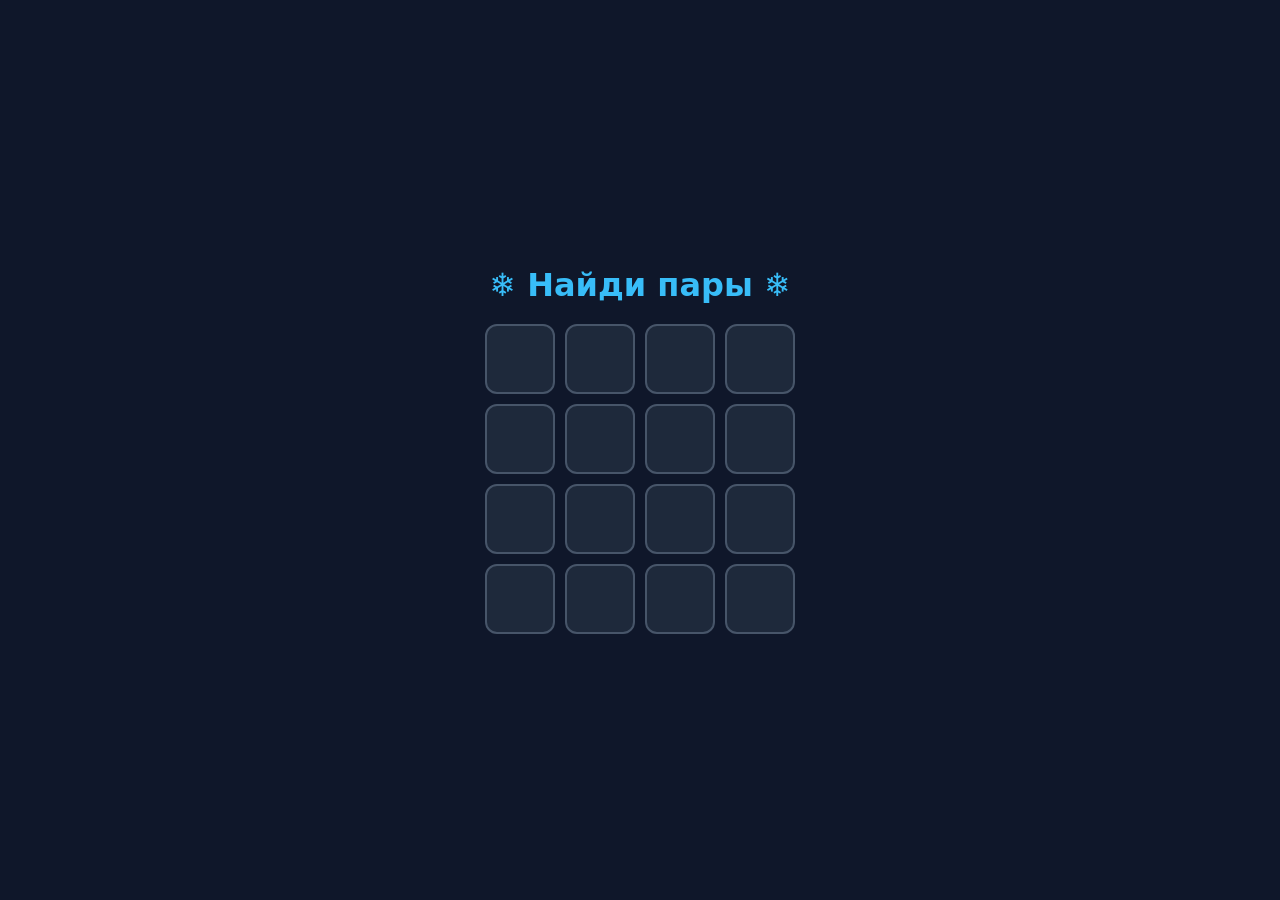
<file: docs/memory.html>
<!DOCTYPE html>
<html><head><meta charset="UTF-8"><meta name="viewport" content="width=device-width, initial-scale=1.0, user-scalable=no"><title>Память</title>
<style>*{margin:0;padding:0;box-sizing:border-box}body{background:#0f172a;display:flex;flex-direction:column;justify-content:center;align-items:center;height:100vh;font-family:system-ui,sans-serif;overflow:hidden}
.grid{display:grid;grid-template-columns:repeat(4,70px);gap:10px}.card{width:70px;height:70px;background:#1e293b;border:2px solid #475569;border-radius:12px;display:flex;justify-content:center;align-items:center;font-size:32px;cursor:pointer;transition:0.3s}
.card.flipped{background:#38bdf8;border-color:#bae6fd}.card.matched{background:#0284c7;border-color:#0ea5e9;opacity:0.5}
h1{color:#38bdf8;margin-bottom:20px;text-align:center}</style></head>
<body><h1>❄️ Найди пары ❄️</h1><div class="grid" id="g"></div>
<script>
const emojis=['🎅','🎄','🎁','⛄','❄️','🦌','🔔','⭐'];
let cards=[],flipped=[],matched=0;
function init(){cards=[...emojis,...emojis].sort(()=>Math.random()-0.5);flipped=[];matched=0;
const g=document.getElementById('g');g.innerHTML='';
cards.forEach((e,i)=>{const c=document.createElement('div');c.className='card';c.dataset.v=e;c.dataset.i=i;
c.onclick=()=>flip(c);g.appendChild(c)})}
function flip(c){if(flipped.length===2||c.classList.contains('flipped')||c.classList.contains('matched'))return;
c.classList.add('flipped');c.textContent=c.dataset.v;flipped.push(c);
if(flipped.length===2){setTimeout(()=>{if(flipped[0].dataset.v===flipped[1].dataset.v){flipped.forEach(f=>{f.classList.remove('flipped');f.classList.add('matched')});matched++;
if(matched===8)setTimeout(()=>{alert('Победа!');init()},500)}else{flipped.forEach(f=>{f.classList.remove('flipped');f.textContent=''})}flipped=[]},800)}}
init();
</script></body></html>
</file>
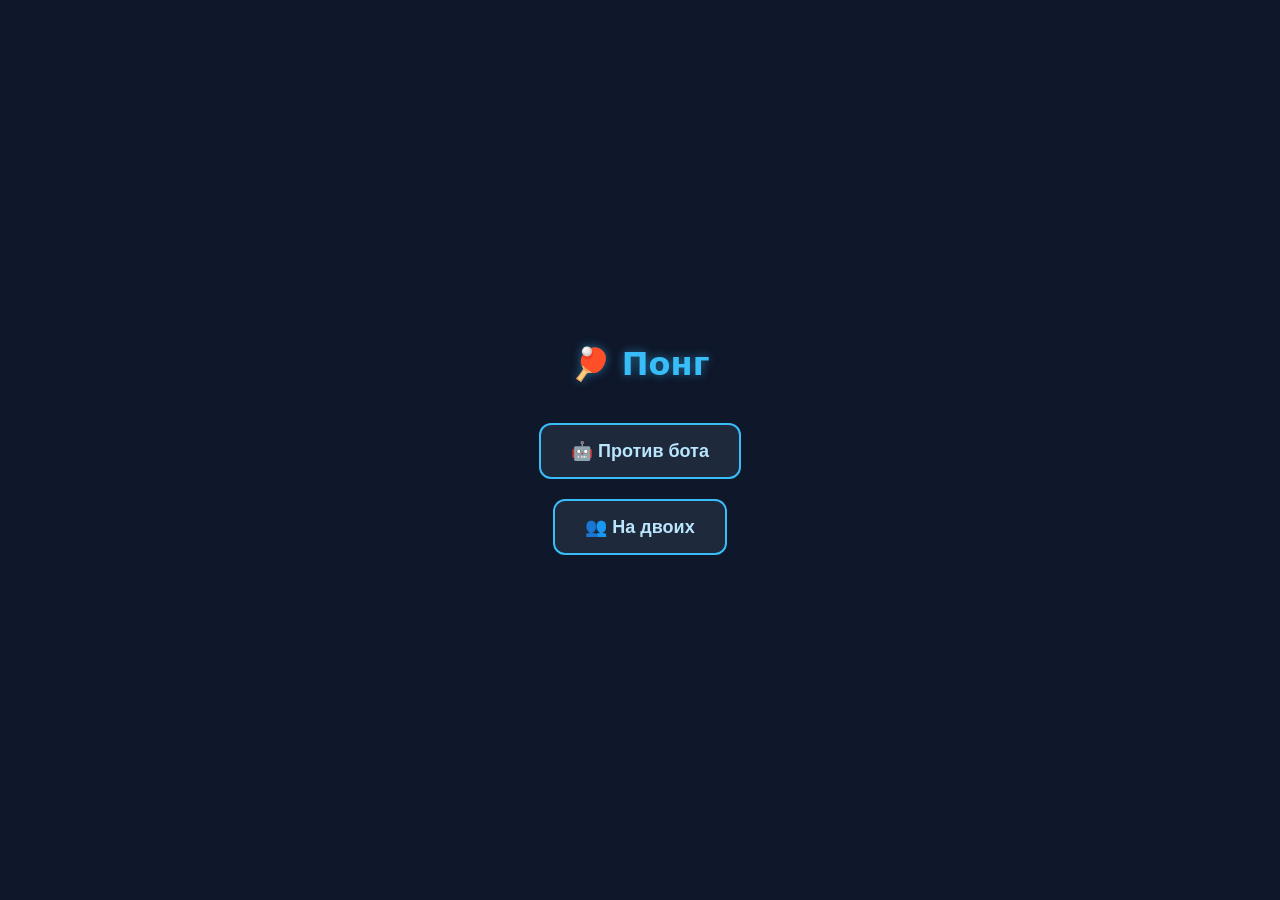
<file: docs/pong.html>
<!DOCTYPE html>
<html>
<head>
    <meta charset="UTF-8">
    <meta name="viewport" content="width=device-width, initial-scale=1.0, user-scalable=no">
    <title>Понг</title>
    <style>
        * { margin:0; padding:0; box-sizing:border-box; }
        body { background:#0f172a; display:flex; flex-direction:column; justify-content:center; align-items:center; height:100vh; overflow:hidden; touch-action:none; font-family:system-ui,sans-serif; }
        canvas { background:#0f172a; border:4px solid #475569; border-radius:16px; box-shadow:0 0 30px rgba(56,189,248,0.2); display:none; }
        #menu { display:flex; flex-direction:column; gap:20px; align-items:center; z-index: 10; }
        h1 { color:#38bdf8; text-shadow:0 0 10px rgba(56,189,248,0.5); margin-bottom:20px; font-size: 32px; }
        button { background:#1e293b; color:#bae6fd; border:2px solid #38bdf8; border-radius:12px; padding:15px 30px; font-size:18px; font-weight:bold; cursor:pointer; transition:0.2s; }
        button:active { transform:scale(0.95); background:#2b5278; }
    </style>
</head>
<body>
    <div id="menu">
        <h1>🏓 Понг</h1>
        <button onclick="startGame(false)">🤖 Против бота</button>
        <button onclick="startGame(true)">👥 На двоих</button>
    </div>
    <canvas id="c"></canvas>
    <script>
        const c = document.getElementById('c'), x = c.getContext('2d');
        c.width = Math.min(innerWidth * 0.9, 500); c.height = innerHeight * 0.8;
        let p1, p2, b, score1, score2, loop, isTwoPlayer = false;
        let mountains = [], snow = [];

        function startGame(twoPlayer) {
            isTwoPlayer = twoPlayer;
            document.getElementById('menu').style.display = 'none';
            c.style.display = 'block';
            init();
        }

        function init() {
            p1 = { y: c.height/2 - 40, h: 80, w: 10 }; p2 = { y: c.height/2 - 40, h: 80, w: 10 };
            b = { x: c.width/2, y: c.height/2, r: 8, vx: 4, vy: 4 };
            score1 = 0; score2 = 0;
            
            // Статичные горы
            mountains = [];
            let mX = 0;
            while(mX < c.width * 2) {
                mountains.push({x: mX, w: Math.random()*80+50, h: Math.random()*100+80});
                mX += Math.random()*50+30;
            }
            
            // Снег
            snow = [];
            for(let i=0; i<40; i++) {
                snow.push({ x: Math.random() * c.width, y: Math.random() * c.height, r: Math.random() * 2 + 1, speed: Math.random() * 1 + 0.5 });
            }

            if(loop) clearInterval(loop); loop = setInterval(update, 1000/60);
        }

        function update() {
            b.x += b.vx; b.y += b.vy;
            if(b.y - b.r < 0 || b.y + b.r > c.height) b.vy *= -1;
            if(b.x - b.r < 20 && b.y > p1.y && b.y < p1.y + p1.h) { b.vx = Math.abs(b.vx) * 1.05; b.vy = ((b.y - (p1.y + p1.h/2)) / (p1.h/2)) * 6; }
            if(b.x + b.r > c.width - 20 && b.y > p2.y && b.y < p2.y + p2.h) { b.vx = -Math.abs(b.vx) * 1.05; b.vy = ((b.y - (p2.y + p2.h/2)) / (p2.h/2)) * 6; }
            if(b.x < 0) { score2++; resetBall(); } if(b.x > c.width) { score1++; resetBall(); }

            if(!isTwoPlayer) {
                let target = b.y - p2.h/2;
                if(b.vx > 0) { if(p2.y < target) p2.y += 4; if(p2.y > target) p2.y -= 4; }
                if(p2.y < 0) p2.y = 0; if(p2.y + p2.h > c.height) p2.y = c.height - p2.h;
            }
            
            // Движение снега
            snow.forEach(s => {
                s.y += s.speed;
                if(s.y > c.height) { s.y = 0; s.x = Math.random() * c.width; }
            });
            
            draw();
        }

        function resetBall() { b.x = c.width/2; b.y = c.height/2; b.vx = (Math.random() > 0.5 ? 1 : -1) * 4; b.vy = (Math.random() > 0.5 ? 1 : -1) * 4; }

        function draw() {
            // 1. Небо
            let skyGrad = x.createLinearGradient(0, 0, 0, c.height);
            skyGrad.addColorStop(0, "#0f172a"); skyGrad.addColorStop(1, "#1e3a8a");
            x.fillStyle = skyGrad; x.fillRect(0, 0, c.width, c.height);

            // 2. Луна
            x.fillStyle = "#fef08a"; x.beginPath(); x.arc(c.width - 60, 60, 30, 0, Math.PI*2); x.fill();
            x.fillStyle = "rgba(254, 240, 138, 0.2)"; x.beginPath(); x.arc(c.width - 60, 60, 50, 0, Math.PI*2); x.fill();

            // 3. Статичные горы
            x.fillStyle = "#1e293b";
            mountains.forEach(m => {
                x.beginPath(); x.moveTo(m.x, c.height); x.lineTo(m.x + m.w/2, c.height - m.h); x.lineTo(m.x + m.w, c.height); x.fill();
            });

            // 4. Снег
            x.fillStyle = "rgba(255, 255, 255, 0.6)";
            snow.forEach(s => { x.beginPath(); x.arc(s.x, s.y, s.r, 0, Math.PI*2); x.fill(); });

            // 5. Сетка
            x.fillStyle = "rgba(51, 65, 85, 0.5)"; x.fillRect(c.width/2 - 2, 0, 4, c.height);

            // 6. Ракетки и Мяч
            x.fillStyle = "#38bdf8"; x.shadowBlur = 10; x.shadowColor = "#38bdf8";
            x.fillRect(10, p1.y, p1.w, p1.h); x.fillRect(c.width - 20, p2.y, p2.w, p2.h);
            x.fillStyle = "white"; x.beginPath(); x.arc(b.x, b.y, b.r, 0, Math.PI*2); x.fill();
            x.shadowBlur = 0;
            
            x.fillStyle = "#94a3b8"; x.font = "30px Arial"; x.fillText(score1, c.width/4, 40); x.fillText(score2, c.width*0.75, 40);
        }

        document.addEventListener('mousemove', e => { if(isTwoPlayer) return; let r = c.getBoundingClientRect(); p1.y = e.clientY - r.top - p1.h/2; if(p1.y < 0) p1.y = 0; if(p1.y + p1.h > c.height) p1.y = c.height - p1.h; });
        document.addEventListener('keydown', e => {
            if(e.key === 'w' || e.key === 'W') p1.y -= 30; if(e.key === 's' || e.key === 'S') p1.y += 30;
            if(e.key === 'ArrowUp') p2.y -= 30; if(e.key === 'ArrowDown') p2.y += 30;
            if(p1.y < 0) p1.y = 0; if(p1.y + p1.h > c.height) p1.y = c.height - p1.h;
            if(p2.y < 0) p2.y = 0; if(p2.y + p2.h > c.height) p2.y = c.height - p2.h;
        });
        c.addEventListener('touchmove', e => {
            e.preventDefault(); let r = c.getBoundingClientRect();
            Array.from(e.touches).forEach(touch => {
                let touchX = touch.clientX - r.left, touchY = touch.clientY - r.top;
                if(touchX < c.width / 2) { p1.y = touchY - p1.h/2; if(p1.y < 0) p1.y = 0; if(p1.y + p1.h > c.height) p1.y = c.height - p1.h; }
                else if(isTwoPlayer) { p2.y = touchY - p2.h/2; if(p2.y < 0) p2.y = 0; if(p2.y + p2.h > c.height) p2.y = c.height - p2.h; }
            });
        }, {passive: false});
    </script>
</body>
</html>
</file>
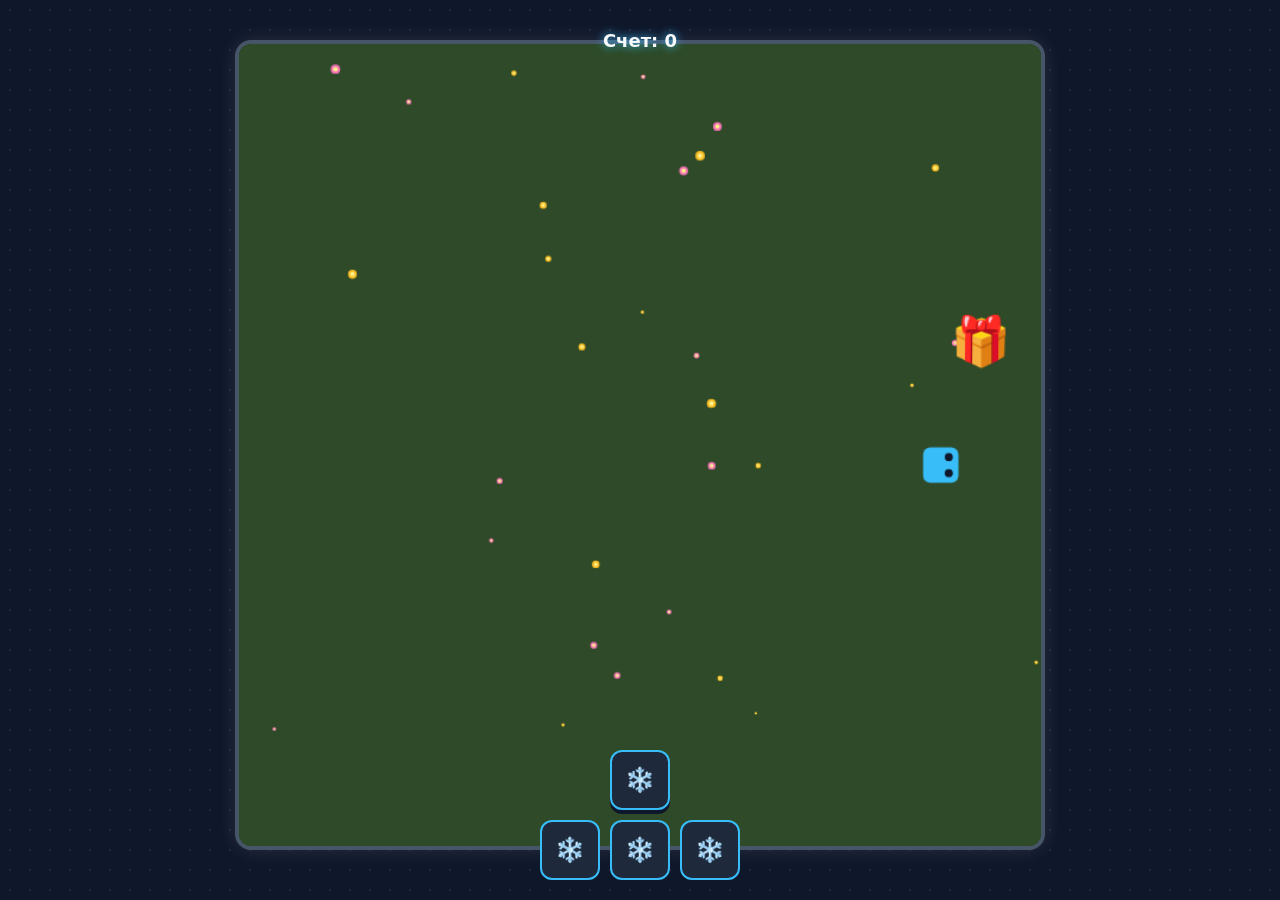
<file: docs/snake.html>
<!DOCTYPE html>
<html>
<head>
    <meta charset="UTF-8">
    <meta name="viewport" content="width=device-width, initial-scale=1.0, user-scalable=no">
    <title>Змейка</title>
    <style>
        * { box-sizing: border-box; margin: 0; padding: 0; }
        body { 
            background: #0f172a; display: flex; flex-direction: column; align-items: center; justify-content: center; 
            height: 100vh; font-family: system-ui, sans-serif; overflow: hidden; touch-action: none;
            background-image: radial-gradient(circle, #1e293b 1px, transparent 1px); background-size: 20px 20px;
        }
        canvas { 
            background: #2e4a28; border-radius: 16px; 
            box-shadow: 0 0 20px rgba(255, 255, 255, 0.1), inset 0 0 40px rgba(0,0,0,0.5);
            /* Убираем жесткие размеры, ставим проценты */
            width: 90vw; height: 90vw; max-width: 90vh; max-height: 90vh;
            border: 4px solid #475569;
            margin-bottom: 10px;
        }
        .controls {
            display: grid; grid-template-columns: 60px 60px 60px; grid-template-rows: 60px 60px; gap: 10px;
            position: absolute; bottom: 20px;
        }
        .btn {
            background: #1e293b; color: #bae6fd; border: 2px solid #38bdf8; border-radius: 12px;
            font-size: 24px; display: flex; align-items: center; justify-content: center; cursor: pointer;
            user-select: none; box-shadow: 0 4px 0 #0f172a; transition: transform 0.1s;
        }
        .btn:active { transform: translateY(4px); box-shadow: 0 0px 0 #0f172a; }
        .btn-up { grid-column: 2; grid-row: 1; } .btn-left { grid-column: 1; grid-row: 2; }
        .btn-down { grid-column: 2; grid-row: 2; } .btn-right { grid-column: 3; grid-row: 2; }
        .score { color: #f8fafc; font-size: 18px; margin-top: 10px; font-weight: bold; text-shadow: 0 0 10px #38bdf8; position: absolute; top: 20px; }
    </style>
</head>
<body>
    <div class="score" id="scoreDisplay">Счет: 0</div>
    <canvas id="game"></canvas>
    <div class="controls">
        <button class="btn btn-up" onclick="changeDir('UP')">❄️</button>
        <button class="btn btn-left" onclick="changeDir('LEFT')">❄️</button>
        <button class="btn btn-down" onclick="changeDir('DOWN')">❄️</button>
        <button class="btn btn-right" onclick="changeDir('RIGHT')">❄️</button>
    </div>
    <script>
        const canvas = document.getElementById('game');
        const ctx = canvas.getContext('2d');
        // Динамический размер
        function resize() {
            const size = Math.min(window.innerWidth * 0.9, window.innerHeight * 0.75);
            canvas.width = size;
            canvas.height = size;
        }
        window.addEventListener('resize', resize);
        resize();

        let box, snake, direction, nextDirection, food, score, gameLoop, flowers = [];

        function init() {
            box = canvas.width / 20;
            snake = [{x: 10, y: 10}];
            direction = "RIGHT"; nextDirection = "RIGHT";
            food = { x: Math.floor(Math.random()*19), y: Math.floor(Math.random()*19) };
            score = 0;
            document.getElementById('scoreDisplay').textContent = `Счет: ${score}`;
            flowers = [];
            for(let i=0; i<30; i++) {
                flowers.push({ x: Math.random() * canvas.width, y: Math.random() * canvas.height, color: Math.random() > 0.5 ? '#fbbf24' : '#f472b6', size: Math.random() * 3 + 1 });
            }
            if(gameLoop) clearInterval(gameLoop);
            gameLoop = setInterval(draw, 120);
        }

        function changeDir(newDir) {
            if (newDir === "UP" && direction !== "DOWN") nextDirection = "UP";
            if (newDir === "DOWN" && direction !== "UP") nextDirection = "DOWN";
            if (newDir === "LEFT" && direction !== "RIGHT") nextDirection = "LEFT";
            if (newDir === "RIGHT" && direction !== "LEFT") nextDirection = "RIGHT";
        }

        function draw() {
            direction = nextDirection;
            ctx.fillStyle = "#2e4a28"; ctx.fillRect(0, 0, canvas.width, canvas.height);
            flowers.forEach(f => {
                ctx.fillStyle = f.color; ctx.beginPath(); ctx.arc(f.x, f.y, f.size, 0, Math.PI*2); ctx.fill();
                ctx.fillStyle = "#fef08a"; ctx.beginPath(); ctx.arc(f.x, f.y, f.size/2, 0, Math.PI*2); ctx.fill();
            });
            ctx.font = `${box * 1.2}px Arial`; ctx.textAlign = "center"; ctx.textBaseline = "middle";
            ctx.fillText("🎁", food.x * box + box/2, food.y * box + box/2);

            for(let i = 0; i < snake.length; i++) {
                const isHead = i === 0;
                ctx.beginPath(); ctx.fillStyle = isHead ? "#38bdf8" : "#0ea5e9";
                ctx.roundRect(snake[i].x * box + 2, snake[i].y * box + 2, box - 4, box - 4, 6); ctx.fill();
                if (isHead) {
                    ctx.fillStyle = "#0f172a";
                    let eyeX1, eyeY1, eyeX2, eyeY2; const cx = snake[i].x * box + box/2; const cy = snake[i].y * box + box/2; const offset = box * 0.2;
                    if (direction === "RIGHT") { eyeX1 = cx + offset; eyeY1 = cy - offset; eyeX2 = cx + offset; eyeY2 = cy + offset; }
                    if (direction === "LEFT") { eyeX1 = cx - offset; eyeY1 = cy - offset; eyeX2 = cx - offset; eyeY2 = cy + offset; }
                    if (direction === "UP") { eyeX1 = cx - offset; eyeY1 = cy - offset; eyeX2 = cx + offset; eyeY2 = cy - offset; }
                    if (direction === "DOWN") { eyeX1 = cx - offset; eyeY1 = cy + offset; eyeX2 = cx + offset; eyeY2 = cy + offset; }
                    ctx.beginPath(); ctx.arc(eyeX1, eyeY1, box*0.1, 0, Math.PI*2); ctx.fill();
                    ctx.beginPath(); ctx.arc(eyeX2, eyeY2, box*0.1, 0, Math.PI*2); ctx.fill();
                }
            }

            let headX = snake[0].x; let headY = snake[0].y;
            if(direction === "LEFT") headX--; if(direction === "UP") headY--; if(direction === "RIGHT") headX++; if(direction === "DOWN") headY++;
            if(headX === food.x && headY === food.y) {
                score++; document.getElementById('scoreDisplay').textContent = `Счет: ${score}`;
                food = { x: Math.floor(Math.random()*19), y: Math.floor(Math.random()*19) };
            } else { snake.pop(); }
            let newHead = { x: headX, y: headY };
            if(headX < 0 || headX >= 20 || headY < 0 || headY >= 20 || collision(newHead, snake)) {
                clearInterval(gameLoop);
                ctx.fillStyle = "rgba(15, 23, 42, 0.9)"; ctx.fillRect(0, 0, canvas.width, canvas.height);
                ctx.fillStyle = "#38bdf8"; ctx.font = "bold 24px Arial"; ctx.fillText("Снеговик растаял!", canvas.width/2, canvas.height/2 - 20);
                ctx.fillStyle = "white"; ctx.font = "18px Arial"; ctx.fillText(`Твой счет: ${score}`, canvas.width/2, canvas.height/2 + 20);
                setTimeout(init, 2500); return;
            }
            snake.unshift(newHead);
        }

        function collision(head, array) { for(let i = 0; i < array.length; i++) { if(head.x === array[i].x && head.y === array[i].y) return true; } return false; }

        document.addEventListener("keydown", (e) => {
            if(["ArrowUp", "ArrowDown", "ArrowLeft", "ArrowRight"].includes(e.key)) e.preventDefault();
            if(e.key === "ArrowLeft") changeDir("LEFT"); if(e.key === "ArrowUp") changeDir("UP");
            if(e.key === "ArrowRight") changeDir("RIGHT"); if(e.key === "ArrowDown") changeDir("DOWN");
        });

        let touchStartX = 0, touchStartY = 0;
        canvas.addEventListener("touchstart", (e) => { touchStartX = e.touches[0].clientX; touchStartY = e.touches[0].clientY; }, {passive: true});
        canvas.addEventListener("touchend", (e) => {
            if(!touchStartX || !touchStartY) return;
            let dx = e.changedTouches[0].clientX - touchStartX; let dy = e.changedTouches[0].clientY - touchStartY;
            if(Math.abs(dx) > Math.abs(dy)) { if(dx > 30) changeDir("RIGHT"); else if(dx < -30) changeDir("LEFT"); } 
            else { if(dy > 30) changeDir("DOWN"); else if(dy < -30) changeDir("UP"); }
            touchStartX = 0; touchStartY = 0;
        }, {passive: true});
        init();
    </script>
</body>
</html>
</file>
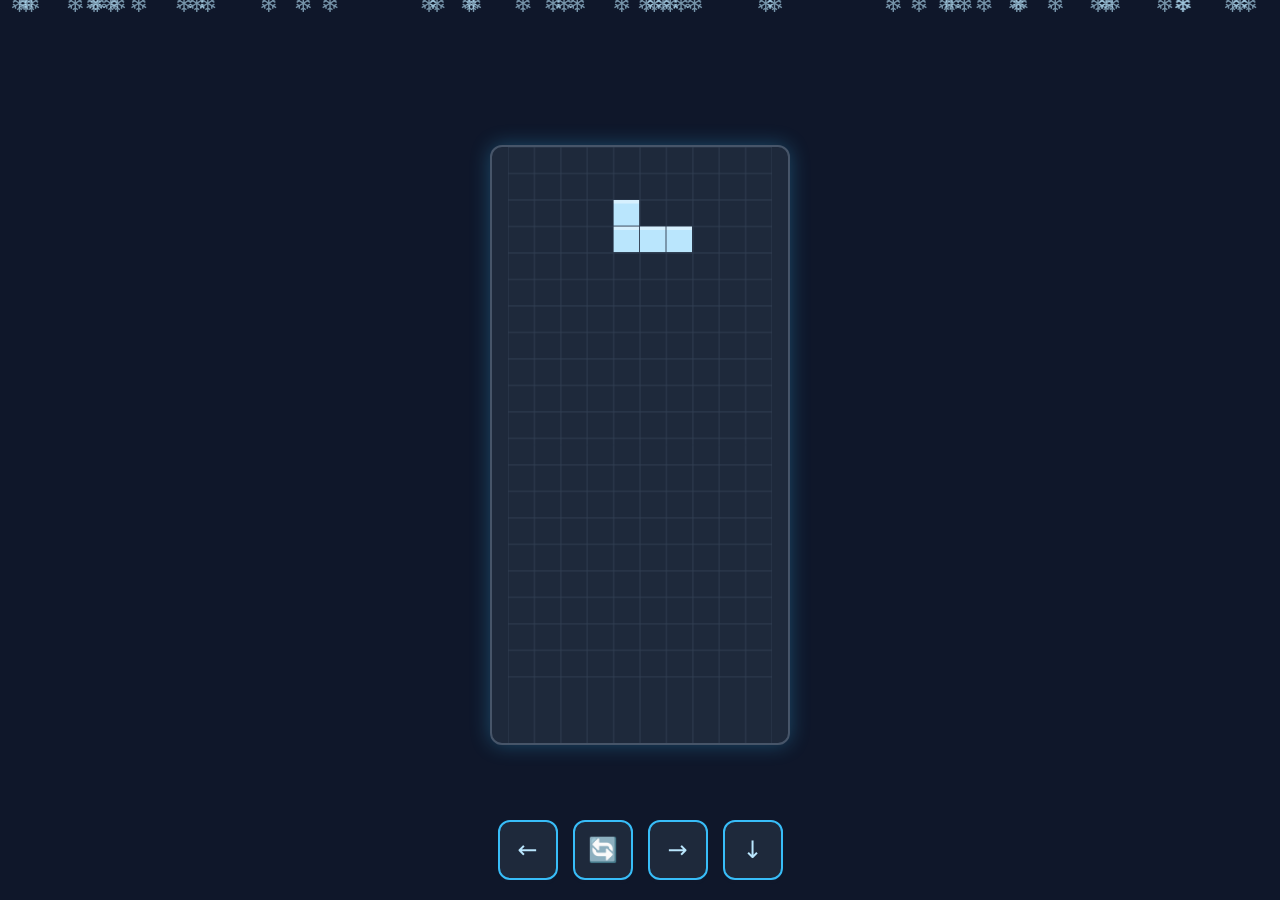
<file: docs/tetris.html>
<!DOCTYPE html>
<html>
<head>
    <meta charset="UTF-8">
    <meta name="viewport" content="width=device-width, initial-scale=1.0, user-scalable=no">
    <title>Тетрис</title>
    <style>
        * { box-sizing: border-box; margin: 0; padding: 0; }
        body { 
            background: #0f172a; display: flex; flex-direction: column; align-items: center; justify-content: center; 
            height: 100vh; font-family: system-ui, sans-serif; overflow: hidden; touch-action: none; color: white;
        }
        /* Снег на фоне */
        .snow { position: fixed; top: 0; left: 0; width: 100%; height: 100%; pointer-events: none; z-index: -1; }
        .snowflake { position: absolute; top: -10px; color: #bae6fd; font-size: 1.5em; opacity: 0.6; animation: fall linear infinite; }
        @keyframes fall { to { transform: translateY(100vh); } }

        canvas { 
            background: #1e293b; border-radius: 12px; box-shadow: 0 0 20px rgba(56, 189, 248, 0.3); border: 2px solid #475569; margin-bottom: 10px;
            width: 90vw; height: 75vh; max-width: 300px; max-height: 600px; object-fit: contain;
        }
        .controls { display: flex; gap: 15px; margin-top: 10px; position: absolute; bottom: 20px; z-index: 10; }
        .btn {
            background: #1e293b; color: #bae6fd; border: 2px solid #38bdf8; border-radius: 12px;
            width: 60px; height: 60px; font-size: 24px; display: flex; align-items: center; justify-content: center;
            cursor: pointer; user-select: none; box-shadow: 0 4px 0 #0f172a; transition: transform 0.1s;
        }
        .btn:active { transform: translateY(4px); box-shadow: 0 0px 0 #0f172a; }
    </style>
</head>
<body>
    <div class="snow" id="snow"></div>
    <canvas id="game"></canvas>
    <div class="controls">
        <div class="btn" id="left">←</div>
        <div class="btn" id="rotate">🔄</div>
        <div class="btn" id="right">→</div>
        <div class="btn" id="down">↓</div>
    </div>

    <script>
        // Генерация снега
        const snowContainer = document.getElementById('snow');
        for (let i = 0; i < 50; i++) {
            let flake = document.createElement('div');
            flake.className = 'snowflake';
            flake.innerHTML = '❄';
            flake.style.left = Math.random() * 100 + 'vw';
            flake.style.animationDuration = (Math.random() * 3 + 2) + 's';
            flake.style.animationDelay = Math.random() * 5 + 's';
            snowContainer.appendChild(flake);
        }

        const canvas = document.getElementById('game');
        const ctx = canvas.getContext('2d');
        const COLS = 10, ROWS = 20;
        let BLOCK_SIZE;

        function resize() {
            canvas.width = Math.min(window.innerWidth * 0.9, 300);
            canvas.height = window.innerHeight * 0.75;
            BLOCK_SIZE = canvas.width / COLS;
        }
        window.addEventListener('resize', () => { resize(); draw(); });
        resize();

        let board, piece, score, gameLoop;
        const COLORS = ['#e2e8f0', '#bae6fd', '#7dd3fc', '#38bdf8', '#0ea5e9', '#0284c7', '#6366f1'];
        const SHAPES = [
            [[1,1,1,1]], [[1,0,0],[1,1,1]], [[0,0,1],[1,1,1]], [[1,1],[1,1]],
            [[0,1,1],[1,1,0]], [[0,1,0],[1,1,1]], [[1,1,0],[0,1,1]]
        ];

        function init() {
            board = Array.from({length: ROWS}, () => Array(COLS).fill(0));
            score = 0; spawnPiece();
            if(gameLoop) clearInterval(gameLoop);
            gameLoop = setInterval(update, 500);
            draw();
        }

        function spawnPiece() {
            const type = Math.floor(Math.random() * SHAPES.length);
            piece = { shape: SHAPES[type], color: COLORS[type], x: Math.floor(COLS/2) - Math.floor(SHAPES[type][0].length/2), y: 0 };
            if (collide()) { clearInterval(gameLoop); setTimeout(() => { alert('Игра окончена! Счет: ' + score); init(); }, 100); }
        }

        function collide() {
            for (let y = 0; y < piece.shape.length; y++) {
                for (let x = 0; x < piece.shape[y].length; x++) {
                    if (piece.shape[y][x] !== 0) {
                        let boardX = piece.x + x, boardY = piece.y + y;
                        if (boardX < 0 || boardX >= COLS || boardY >= ROWS || (boardY >= 0 && board[boardY][boardX] !== 0)) return true;
                    }
                }
            }
            return false;
        }

        function merge() {
            for (let y = 0; y < piece.shape.length; y++) {
                for (let x = 0; x < piece.shape[y].length; x++) {
                    if (piece.shape[y][x] !== 0) board[piece.y + y][piece.x + x] = piece.color;
                }
            }
        }

        function clearLines() {
            for (let y = ROWS - 1; y >= 0; y--) {
                if (board[y].every(val => val !== 0)) {
                    board.splice(y, 1); board.unshift(Array(COLS).fill(0)); score += 10; y++;
                }
            }
        }

        function rotate() {
            const oldShape = piece.shape;
            const newShape = oldShape[0].map((_, i) => oldShape.map(row => row[i]).reverse());
            const oldX = piece.x, oldY = piece.y;
            piece.shape = newShape;
            let offset = 1;
            while (collide()) {
                piece.x += offset; offset = -(offset + (offset > 0 ? 1 : -1));
                if (Math.abs(offset) > newShape[0].length) { piece.shape = oldShape; piece.x = oldX; piece.y = oldY; return; }
            }
        }

        function update() {
            piece.y++;
            if (collide()) { piece.y--; merge(); clearLines(); spawnPiece(); }
            draw();
        }

        function draw() {
            ctx.fillStyle = "#1e293b"; ctx.fillRect(0, 0, canvas.width, canvas.height);
            ctx.strokeStyle = "#334155"; ctx.lineWidth = 1;
            for(let i=0; i<=COLS; i++) { ctx.beginPath(); ctx.moveTo(i*BLOCK_SIZE, 0); ctx.lineTo(i*BLOCK_SIZE, canvas.height); ctx.stroke(); }
            for(let i=0; i<=ROWS; i++) { ctx.beginPath(); ctx.moveTo(0, i*BLOCK_SIZE); ctx.lineTo(canvas.width, i*BLOCK_SIZE); ctx.stroke(); }
            for (let y = 0; y < ROWS; y++) { for (let x = 0; x < COLS; x++) { if (board[y][x] !== 0) drawBlock(x, y, board[y][x]); } }
            if (piece) { for (let y = 0; y < piece.shape.length; y++) { for (let x = 0; x < piece.shape[y].length; x++) { if (piece.shape[y][x] !== 0) drawBlock(piece.x + x, piece.y + y, piece.color); } } }
        }

        function drawBlock(x, y, color) {
            ctx.fillStyle = color; ctx.fillRect(x * BLOCK_SIZE, y * BLOCK_SIZE, BLOCK_SIZE - 1, BLOCK_SIZE - 1);
            ctx.fillStyle = "rgba(255,255,255,0.4)"; ctx.fillRect(x * BLOCK_SIZE, y * BLOCK_SIZE, BLOCK_SIZE - 1, 4); // Блик льда
        }

        document.getElementById('left').addEventListener('click', () => { piece.x--; if (collide()) piece.x++; draw(); });
        document.getElementById('right').addEventListener('click', () => { piece.x++; if (collide()) piece.x--; draw(); });
        document.getElementById('down').addEventListener('click', () => { update(); });
        document.getElementById('rotate').addEventListener('click', () => { rotate(); draw(); });

        document.addEventListener('keydown', (e) => {
            if(["ArrowUp", "ArrowDown", "ArrowLeft", "ArrowRight", " "].includes(e.key)) e.preventDefault();
            if (e.key === 'ArrowLeft') { piece.x--; if (collide()) piece.x++; draw(); }
            if (e.key === 'ArrowRight') { piece.x++; if (collide()) piece.x--; draw(); }
            if (e.key === 'ArrowDown') { update(); }
            if (e.key === 'ArrowUp') { rotate(); draw(); }
        });

        init();
    </script>
</body>
</html>
</file>
<file: docs/style.css>
* { margin:0; padding:0; box-sizing:border-box; font-family:system-ui,sans-serif; }
body { background:#0f172a; color:#fff; height:100vh; overflow:hidden; background-image: radial-gradient(circle, #1e293b 1px, transparent 1px); background-size: 20px 20px; }
.screen { display:none; position:absolute; inset:0; padding:20px; flex-direction:column; overflow-y:auto; }
.screen.active { display:flex; }
h1 { font-size:24px; margin-bottom:20px; text-align:center; color:#38bdf8; text-shadow: 0 0 10px rgba(56, 189, 248, 0.5); }
.grid { display:grid; grid-template-columns:1fr 1fr; gap:12px; }
.game-btn { background:#1e293b; border:2px solid #475569; border-radius:16px; padding:20px 10px; color:#e2e8f0; font-size:15px; font-weight:600; cursor:pointer; transition: all 0.2s; }
.game-btn:active { background:#2b5278; border-color:#38bdf8; transform: scale(0.98); }
#timer { margin-top:20px; text-align:center; font-size:15px; color:#bae6fd; background:#1e293b; padding:14px; border-radius:12px; border: 1px solid #334155; }

#game { padding:0; background:#0f172a; }
#game-box { width:100%; height:100%; position:relative; }
#game-box iframe { width:100%; height:100%; border:none; }

#back { position:absolute; top:15px; left:15px; z-index:100; background:rgba(30, 41, 59, 0.8); color:#fff; border:1px solid #475569; padding:10px 15px; font-size:16px; border-radius:12px; backdrop-filter: blur(5px); cursor: pointer; }
#pay { align-items:center; justify-content:center; text-align:center; gap:14px; }
#pay-btn { background:#38bdf8; color:#0f172a; border:none; padding:16px 32px; border-radius:16px; font-size:18px; font-weight:bold; cursor:pointer; margin-top:16px; box-shadow: 0 4px 15px rgba(56, 189, 248, 0.4); }
</file>
<file: webapp/style.css>
* { margin:0; padding:0; box-sizing:border-box; font-family:system-ui,sans-serif; }
body { background:#17212b; color:#fff; height:100vh; overflow:hidden; }
.screen { display:none; position:absolute; inset:0; padding:20px; flex-direction:column; overflow-y:auto; }
.screen.active { display:flex; }
h1 { font-size:22px; margin-bottom:16px; text-align:center; }
.grid { display:grid; grid-template-columns:1fr 1fr; gap:10px; }
.game-btn { background:#232e3c; border:none; border-radius:14px; padding:22px 10px; color:#fff; font-size:15px; font-weight:600; cursor:pointer; }
.game-btn:active { background:#2b5278; }
#timer { margin-top:16px; text-align:center; font-size:14px; color:#7f91a4; background:#232e3c; padding:12px; border-radius:12px; }
#game { padding:0; }
#back { background:#232e3c; color:#fff; border:none; padding:14px 20px; font-size:16px; text-align:left; width:100%; }
#game-box { flex:1; display:flex; flex-direction:column; align-items:center; justify-content:center; padding:20px; text-align:center; }
#pay { align-items:center; justify-content:center; text-align:center; gap:14px; }
#pay-btn { background:#2b5278; color:#fff; border:none; padding:16px 32px; border-radius:16px; font-size:18px; font-weight:600; cursor:pointer; margin-top:16px; }
</file>
